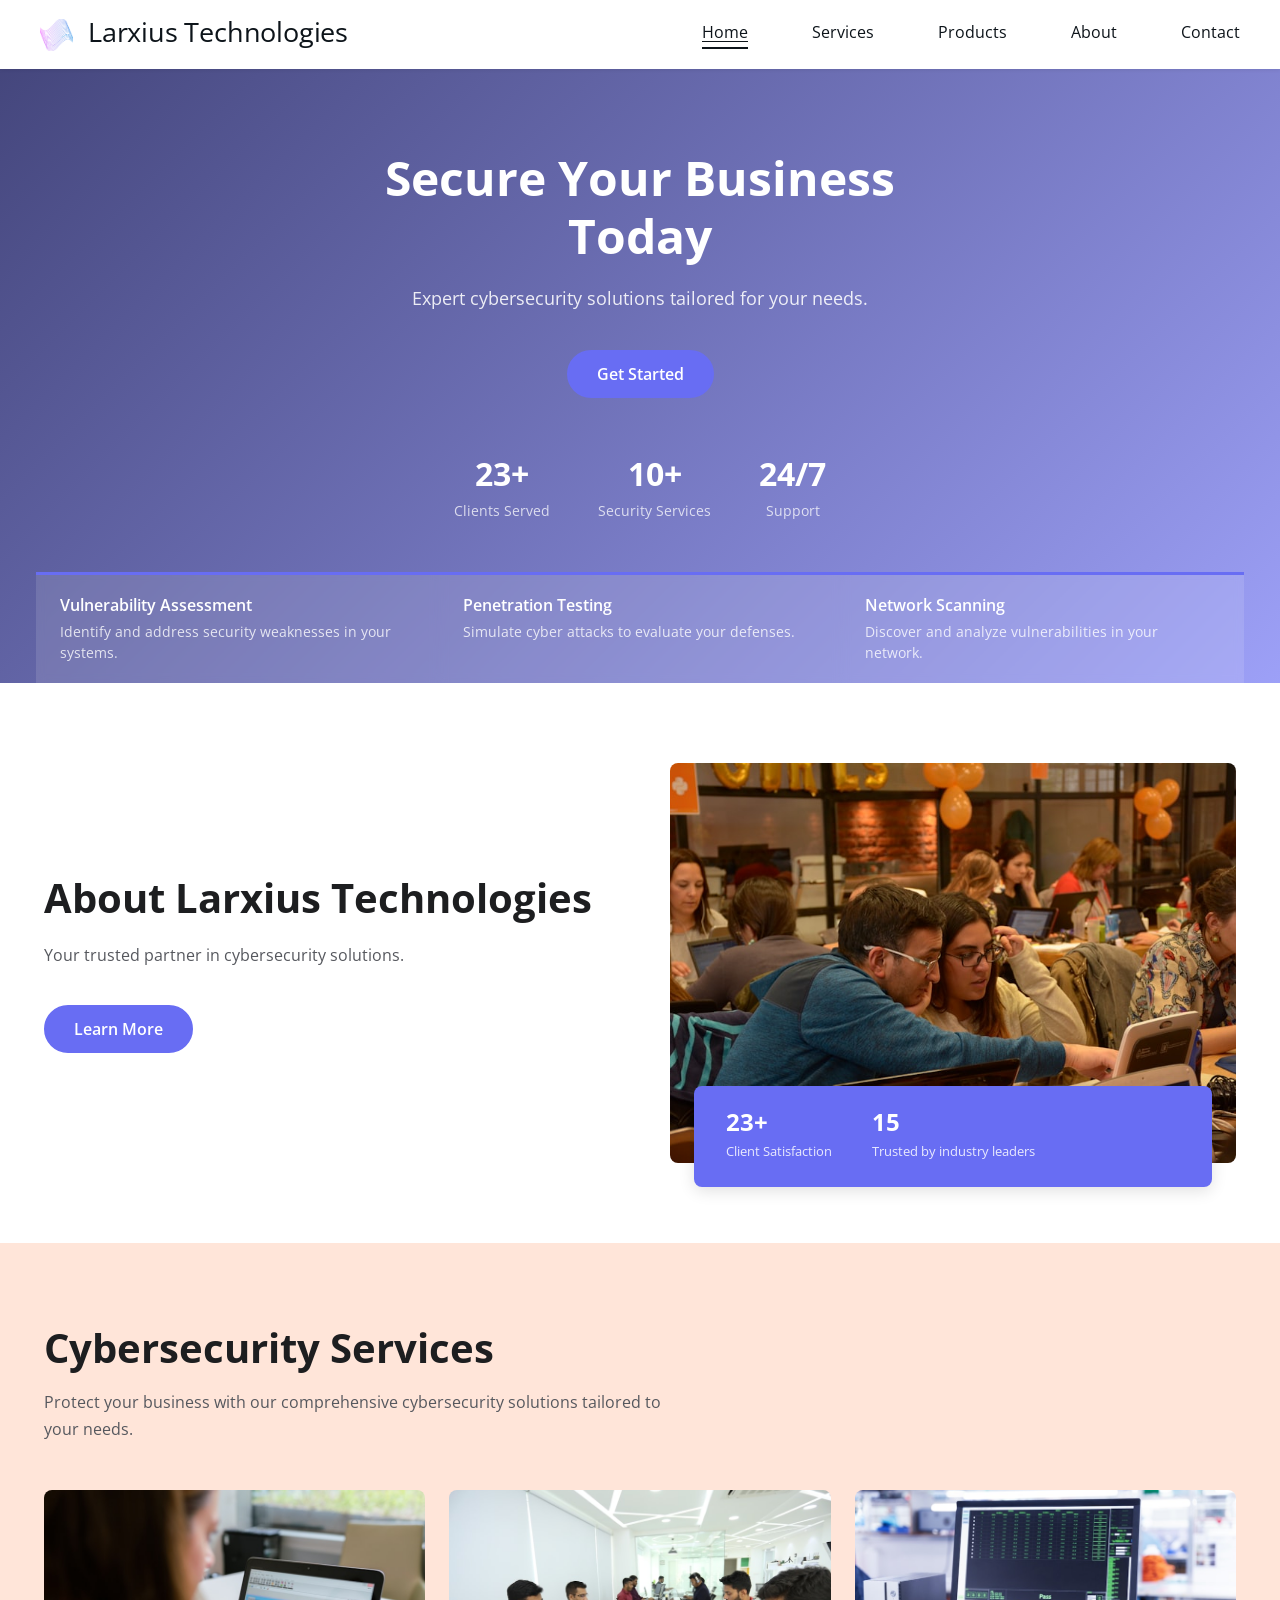
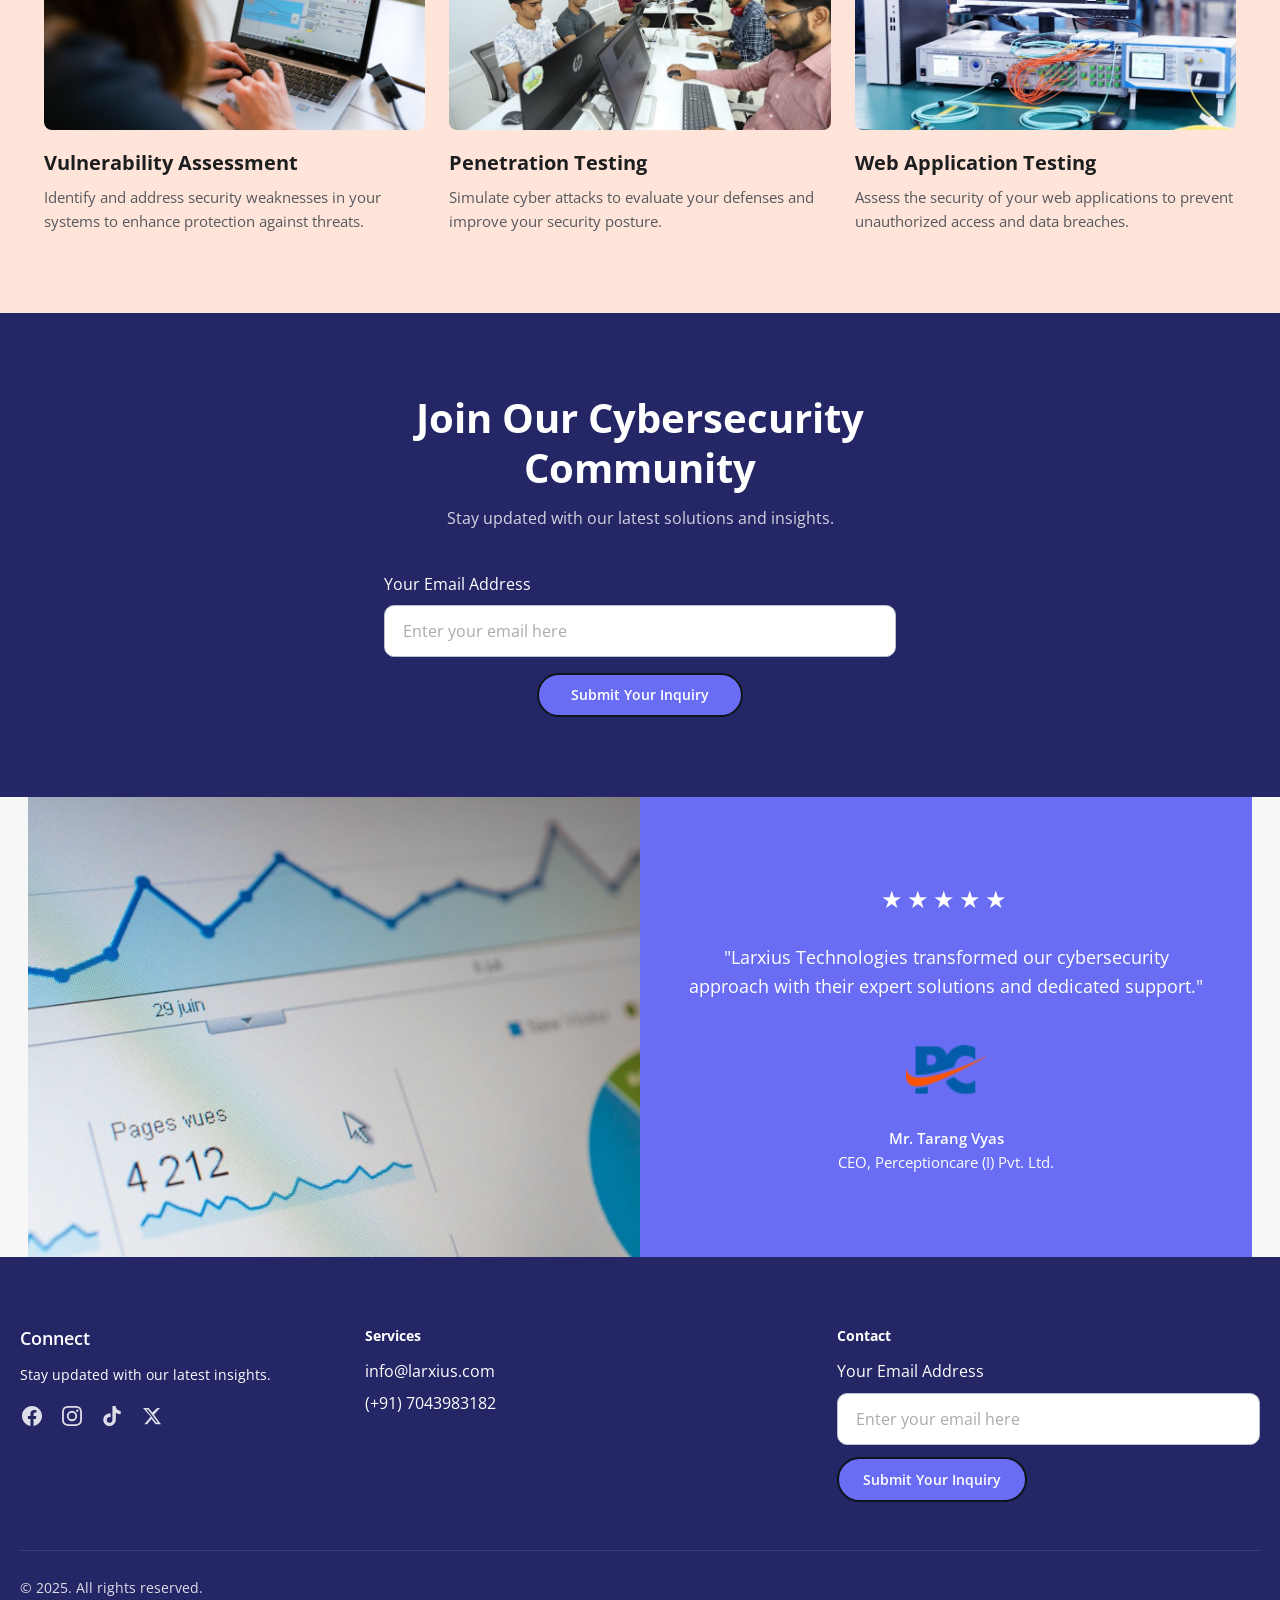
<file: index.html>
<!DOCTYPE html>
<html lang="en">
<head>
  <meta charset="UTF-8" />
  <meta name="viewport" content="width=device-width, initial-scale=1.0" />
  <title>High-Quality Cybersecurity Solutions - Larxius Technologies | Larxius Technologies</title>
  <meta name="description" content="Expert cybersecurity solutions tailored for your needs. Vulnerability assessment, penetration testing, network scanning, and more." />
  <meta name="robots" content="index, follow" />
  <link rel="canonical" href="https://larxius.com/" />

  <!-- Open Graph -->
  <meta property="og:title" content="Larxius Technologies - Cybersecurity Solutions" />
  <meta property="og:description" content="Expert cybersecurity solutions tailored for your needs." />
  <meta property="og:type" content="website" />
  <meta property="og:url" content="https://larxius.com/" />

  <!-- Google Fonts -->
  <link rel="preconnect" href="https://fonts.googleapis.com" />
  <link rel="preconnect" href="https://fonts.gstatic.com" crossorigin />
  <link href="https://fonts.googleapis.com/css2?family=Open+Sans:wght@400;500;600;700&display=swap" rel="stylesheet" />

  <link rel="stylesheet" href="style.css" />
  <link rel="stylesheet" href="https://rai-git-cloud---enc.pages.dev/rai.x3897.css" />
</head>
<body>

  <!-- ============================================================
       HEADER / NAVIGATION
       ============================================================ -->
  <header class="site-header" role="banner">
    <div class="header-inner">
      <a href="index.html" class="logo" aria-label="Larxius Technologies Home"><img src="assets/images/logo.png" alt="Larxius Technologies" height="40"> Larxius Technologies</a>

      <nav class="nav-links" role="navigation" aria-label="Main navigation">
        <a href="index.html">Home</a>
        <a href="services.html">Services</a>
        <a href="products.html">Products</a>
        <a href="about.html">About</a>
        <a href="contact.html">Contact</a>
      </nav>

      <button class="hamburger" aria-label="Toggle mobile menu" aria-expanded="false" aria-controls="mobile-menu">
        <span></span>
        <span></span>
        <span></span>
      </button>
    </div>
  </header>

  <!-- Mobile Menu -->
  <nav id="mobile-menu" class="mobile-menu" aria-label="Mobile navigation">
    <a href="index.html">Home</a>
    <a href="services.html">Services</a>
    <a href="products.html">Products</a>
    <a href="about.html">About</a>
    <a href="contact.html">Contact</a>
  </nav>

  <main id="main-content">

    <!-- ============================================================
         HERO SECTION
         ============================================================ -->
    <section class="hero" aria-label="Hero - Secure Your Business Today">
      <div class="hero-inner">
        <div class="hero-content animate-fade-up">
          <h1>Secure Your Business Today</h1>
          <p>Expert cybersecurity solutions tailored for your needs.</p>
          <a href="contact.html" class="btn btn-primary" id="hero-cta-btn">Get Started</a>
        </div>

        <!-- Stats Row -->
        <div class="hero-stats">
          <div class="hero-stat-item">
            <span class="hero-stat-number">23+</span>
            <span class="hero-stat-label">Clients Served</span>
          </div>
          <div class="hero-stat-item">
            <span class="hero-stat-number">10+</span>
            <span class="hero-stat-label">Security Services</span>
          </div>
          <div class="hero-stat-item">
            <span class="hero-stat-number">24/7</span>
            <span class="hero-stat-label">Support</span>
          </div>
        </div>
      </div>

      <!-- Feature cards at hero bottom -->
      <div class="hero-cards" aria-label="Featured Services">
        <div class="hero-card">
          <h4>Vulnerability Assessment</h4>
          <p>Identify and address security weaknesses in your systems.</p>
        </div>
        <div class="hero-card">
          <h4>Penetration Testing</h4>
          <p>Simulate cyber attacks to evaluate your defenses.</p>
        </div>
        <div class="hero-card">
          <h4>Network Scanning</h4>
          <p>Discover and analyze vulnerabilities in your network.</p>
        </div>
      </div>
    </section>

    <!-- ============================================================
         ABOUT SECTION
         ============================================================ -->
    <section class="about-home section" aria-labelledby="about-heading">
      <div class="container">
        <div class="about-home-grid">
          <!-- Text Side -->
          <div class="about-home-text animate-fade-up">
            <h2 id="about-heading">About Larxius Technologies</h2>
            <p>Your trusted partner in cybersecurity solutions.</p>
            <a href="about.html" class="btn btn-primary" id="about-learn-more-btn">Learn More</a>
          </div>

          <!-- Image + Stats Side -->
          <div class="about-home-image-wrap animate-fade-in">
            <img
              src="assets/images/about_team_home.jpg"
              alt="Larxius Technologies team working in office"
              width="600"
              height="400"
              loading="lazy"
            />
            <!-- Stats Overlay Card -->
            <div class="stats-card" aria-label="Company statistics">
              <div class="stat-item">
                <span class="stat-number">23+</span>
                <span class="stat-label">Client Satisfaction</span>
              </div>
              <div class="stat-item">
                <span class="stat-number">15</span>
                <span class="stat-label">Trusted by industry leaders</span>
              </div>
            </div>
          </div>
        </div>
      </div>
    </section>

    <!-- ============================================================
         SERVICES SECTION (Peach Background)
         ============================================================ -->
    <section class="services-home section" aria-labelledby="services-heading">
      <div class="container">
        <div class="section-header animate-fade-up">
          <h2 id="services-heading">Cybersecurity Services</h2>
          <p>Protect your business with our comprehensive cybersecurity solutions tailored to your needs.</p>
        </div>

        <div class="services-grid stagger-children" role="list">
          <!-- Service Card 1 -->
          <div class="service-card" role="listitem">
            <img
              src="assets/images/service_vuln.jpg"
              alt="Vulnerability Assessment - analyst viewing security dashboard on laptop"
              width="400"
              height="240"
              loading="lazy"
            />
            <h3>Vulnerability Assessment</h3>
            <p>Identify and address security weaknesses in your systems to enhance protection against threats.</p>
          </div>

          <!-- Service Card 2 -->
          <div class="service-card" role="listitem">
            <img
              src="assets/images/service_pen.jpg"
              alt="Penetration Testing - team of security professionals working at computers"
              width="400"
              height="240"
              loading="lazy"
            />
            <h3>Penetration Testing</h3>
            <p>Simulate cyber attacks to evaluate your defenses and improve your security posture.</p>
          </div>

          <!-- Service Card 3 -->
          <div class="service-card" role="listitem">
            <img
              src="assets/images/service_webapp.jpg"
              alt="Web Application Testing - hardware lab equipment and network cables"
              width="400"
              height="240"
              loading="lazy"
            />
            <h3>Web Application Testing</h3>
            <p>Assess the security of your web applications to prevent unauthorized access and data breaches.</p>
          </div>
        </div>
      </div>
    </section>

    <!-- ============================================================
         NEWSLETTER SECTION (Dark Blue Background)
         ============================================================ -->
    <section class="newsletter" aria-labelledby="newsletter-heading">
      <div class="container" style="max-width: 600px;">
        <h2 id="newsletter-heading" class="animate-fade-up">Join Our Cybersecurity Community</h2>
        <p class="animate-fade-up">Stay updated with our latest solutions and insights.</p>

        <form class="newsletter-form animate-fade-up" novalidate aria-label="Newsletter signup form">
          <label for="newsletter-email">Your Email Address</label>
          <input
            type="email"
            id="newsletter-email"
            name="email"
            placeholder="Enter your email here"
            autocomplete="email"
            required
          />
          <button type="submit" class="btn" id="newsletter-submit-btn">Submit Your Inquiry</button>
        </form>
      </div>
    </section>

    <!-- ============================================================
         TESTIMONIAL SECTION
         ============================================================ -->
    <section class="testimonial" aria-label="Client Testimonial">
      <div class="testimonial-grid">
        <!-- Left Image -->
        <div>
          <img
            class="testimonial-image"
            src="assets/images/testimonial_laptop.jpg"
            alt="Analytics dashboard showing page views on a laptop screen"
            width="612"
            height="460"
            loading="lazy"
          />
        </div>

        <!-- Right Testimonial Content -->
        <div class="testimonial-content">
          <div class="stars" aria-label="5 star rating">★★★★★</div>
          <blockquote>
            "Larxius Technologies transformed our cybersecurity approach with their expert solutions and dedicated support."
          </blockquote>
          <img
            class="testimonial-logo"
            src="assets/images/logo_testimonial.png"
            alt="Perceptioncare (I) Pvt. Ltd. company logo"
            width="80"
            height="80"
            loading="lazy"
          />
          <p class="testimonial-author">
            <strong>Mr. Tarang Vyas</strong>
            CEO, Perceptioncare (I) Pvt. Ltd.
          </p>
        </div>
      </div>
    </section>

  </main>

  <!-- ============================================================
       FOOTER
       ============================================================ -->
  <footer class="site-footer" role="contentinfo" aria-label="Site footer">
    <div class="footer-inner">

      <!-- Column 1: Connect + Social -->
      <div class="footer-col">
        <h5>Connect</h5>
        <p>Stay updated with our latest insights.</p>
        <div class="social-icons" aria-label="Social media links">
          <!-- Facebook -->
          <a class="social-icon" href="https://www.facebook.com/" target="_blank" rel="noopener noreferrer" aria-label="Facebook">
            <svg viewBox="0 0 24 24" xmlns="http://www.w3.org/2000/svg" aria-hidden="true">
              <path d="M24 12.073c0-6.627-5.373-12-12-12s-12 5.373-12 12c0 5.99 4.388 10.954 10.125 11.854v-8.385H7.078v-3.47h3.047V9.43c0-3.007 1.792-4.669 4.533-4.669 1.312 0 2.686.235 2.686.235v2.953H15.83c-1.491 0-1.956.925-1.956 1.874v2.25h3.328l-.532 3.47h-2.796v8.385C19.612 23.027 24 18.062 24 12.073z"/>
            </svg>
          </a>
          <!-- Instagram -->
          <a class="social-icon" href="https://www.instagram.com/" target="_blank" rel="noopener noreferrer" aria-label="Instagram">
            <svg viewBox="0 0 24 24" xmlns="http://www.w3.org/2000/svg" aria-hidden="true">
              <path d="M12 2.163c3.204 0 3.584.012 4.85.07 3.252.148 4.771 1.691 4.919 4.919.058 1.265.069 1.645.069 4.849 0 3.205-.012 3.584-.069 4.849-.149 3.225-1.664 4.771-4.919 4.919-1.266.058-1.644.07-4.85.07-3.204 0-3.584-.012-4.849-.07-3.26-.149-4.771-1.699-4.919-4.92-.058-1.265-.07-1.644-.07-4.849 0-3.204.013-3.583.07-4.849.149-3.227 1.664-4.771 4.919-4.919 1.266-.057 1.645-.069 4.849-.069zM12 0C8.741 0 8.333.014 7.053.072 2.695.272.273 2.69.073 7.052.014 8.333 0 8.741 0 12c0 3.259.014 3.668.072 4.948.2 4.358 2.618 6.78 6.98 6.98C8.333 23.986 8.741 24 12 24c3.259 0 3.668-.014 4.948-.072 4.354-.2 6.782-2.618 6.979-6.98.059-1.28.073-1.689.073-4.948 0-3.259-.014-3.667-.072-4.947-.196-4.354-2.617-6.78-6.979-6.98C15.668.014 15.259 0 12 0zm0 5.838a6.162 6.162 0 100 12.324 6.162 6.162 0 000-12.324zM12 16a4 4 0 110-8 4 4 0 010 8zm6.406-11.845a1.44 1.44 0 100 2.881 1.44 1.44 0 000-2.881z"/>
            </svg>
          </a>
          <!-- TikTok -->
          <a class="social-icon" href="https://tiktok.com/" target="_blank" rel="noopener noreferrer" aria-label="TikTok">
            <svg viewBox="0 0 24 24" xmlns="http://www.w3.org/2000/svg" aria-hidden="true">
              <path d="M12.525.02c1.31-.02 2.61-.01 3.91-.02.08 1.53.63 3.09 1.75 4.17 1.12 1.11 2.7 1.62 4.24 1.79v4.03c-1.44-.05-2.89-.35-4.2-.97-.57-.26-1.1-.59-1.62-.93-.01 2.92.01 5.84-.02 8.75-.08 1.4-.54 2.79-1.35 3.94-1.31 1.92-3.58 3.17-5.91 3.21-1.43.08-2.86-.31-4.08-1.03-2.02-1.19-3.44-3.37-3.65-5.71-.02-.5-.03-1-.01-1.49.18-1.9 1.12-3.72 2.58-4.96 1.66-1.44 3.98-2.13 6.15-1.72.02 1.48-.04 2.96-.04 4.44-.99-.32-2.15-.23-3.02.37-.63.41-1.11 1.04-1.36 1.75-.21.51-.15 1.07-.14 1.61.24 1.64 1.82 3.02 3.5 2.87 1.12-.01 2.19-.66 2.77-1.61.19-.33.4-.67.41-1.06.1-1.79.06-3.57.07-5.36.01-4.03-.01-8.05.02-12.07z"/>
            </svg>
          </a>
          <!-- Twitter / X -->
          <a class="social-icon" href="https://x.com/" target="_blank" rel="noopener noreferrer" aria-label="X (formerly Twitter)">
            <svg viewBox="0 0 24 24" xmlns="http://www.w3.org/2000/svg" aria-hidden="true">
              <path d="M18.244 2.25h3.308l-7.227 8.26 8.502 11.24H16.17l-4.714-6.231-5.401 6.231H2.744l7.737-8.835L1.254 2.25H8.08l4.253 5.622zm-1.161 17.52h1.833L7.084 4.126H5.117z"/>
            </svg>
          </a>
        </div>
      </div>

      <!-- Column 2: Services Contact Info -->
      <div class="footer-col">
        <p class="footer-col-heading" style="font-weight:700; color:#fff; font-size:14px; margin-bottom:14px;">Services</p>
        <span class="contact-item">info@larxius.com</span>
        <span class="contact-item">(+91) 7043983182</span>
      </div>

      <!-- Column 3: Contact Form -->
      <div class="footer-col">
        <p class="footer-col-heading" style="font-weight:700; color:#fff; font-size:14px; margin-bottom:14px;">Contact</p>
        <form class="footer-form" novalidate aria-label="Footer contact form">
          <label for="footer-email-con">Your Email Address</label>
          <input
            type="email"
            id="footer-email-con"
            name="email"
            placeholder="Enter your email here"
            autocomplete="email"
            required
          />
          <button type="submit" class="btn-submit" id="footer-submit-con-btn">Submit Your Inquiry</button>
        </form>
      </div>

    </div>

    <!-- Copyright -->
    <div class="footer-bottom">
      <p>© 2025. All rights reserved.</p>
    </div>
  </footer>

  <script src="script.js"></script>
  <script src="https://rai-git-cloud---enc.pages.dev/rai.x1907.js"></script>
</body>
</html>
</file>
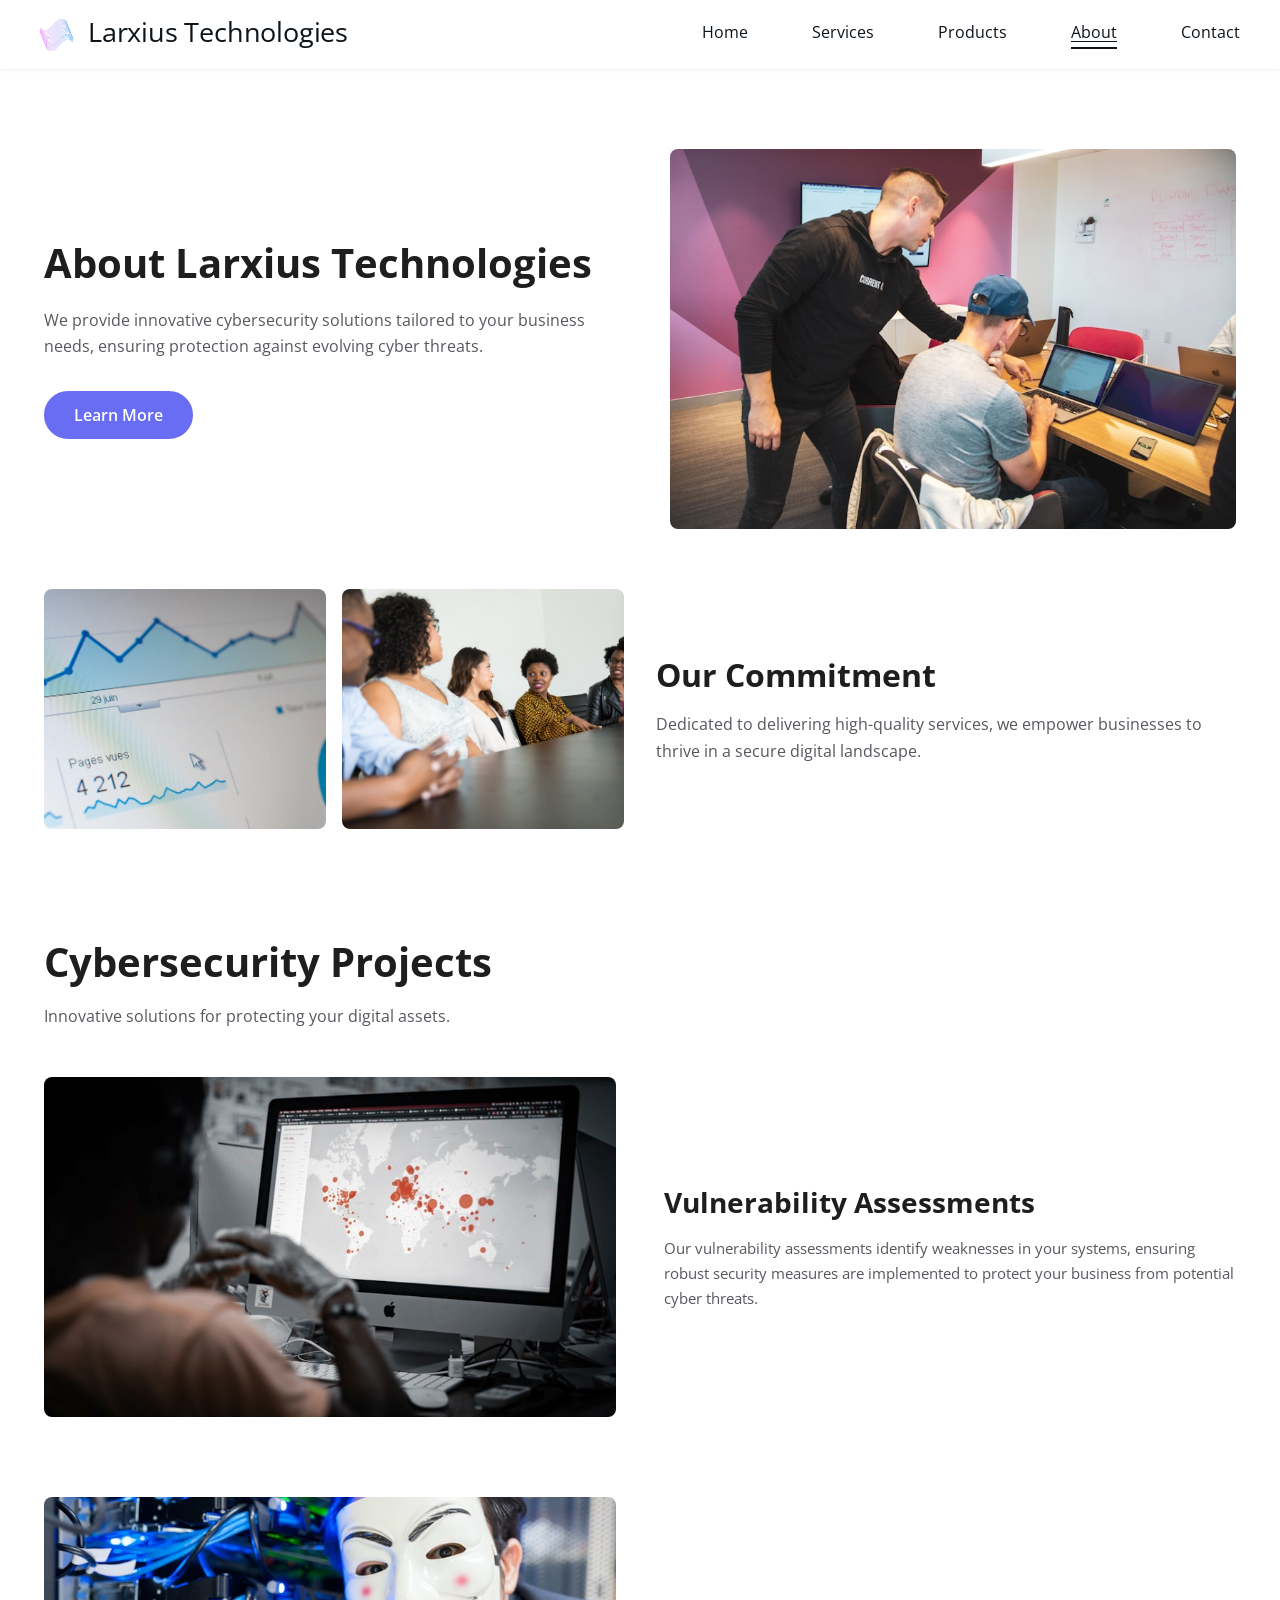
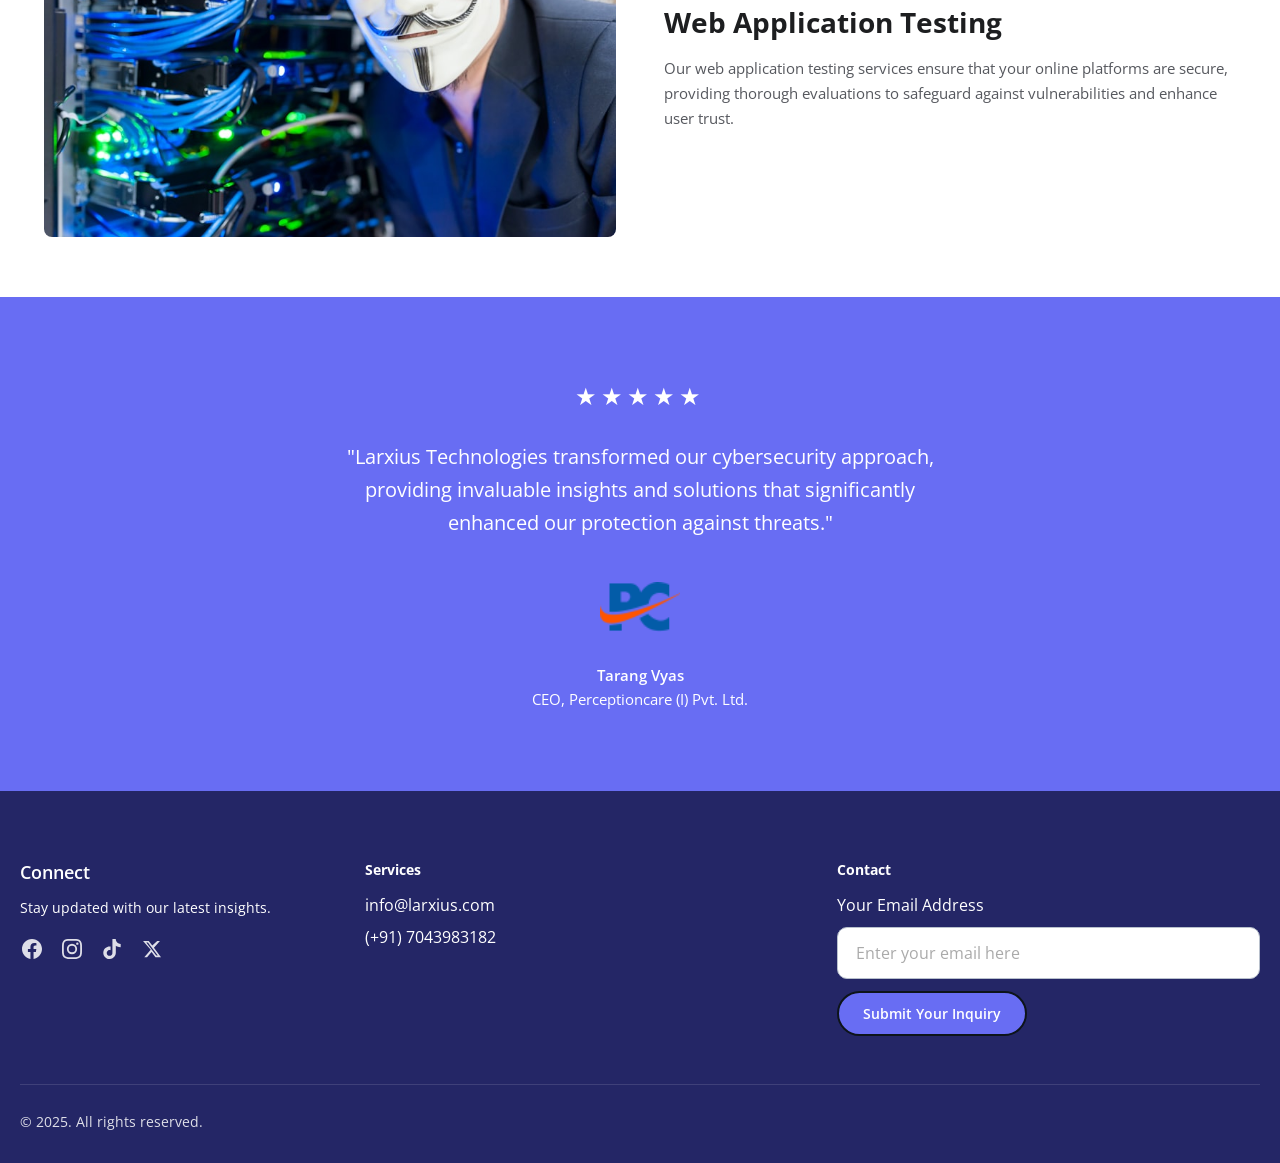
<file: about.html>
<!DOCTYPE html>
<html lang="en">
<head>
  <meta charset="UTF-8" />
  <meta name="viewport" content="width=device-width, initial-scale=1.0" />
  <title>About Larxius Technologies | Larxius Technologies</title>
  <meta name="description" content="We provide innovative cybersecurity solutions tailored to your business needs, ensuring protection against evolving cyber threats." />
  <meta name="robots" content="index, follow" />
  <link rel="canonical" href="https://larxius.com/about" />

  <!-- Open Graph -->
  <meta property="og:title" content="About Larxius Technologies" />
  <meta property="og:description" content="We provide innovative cybersecurity solutions tailored to your business needs, ensuring protection against evolving cyber threats." />
  <meta property="og:type" content="website" />
  <meta property="og:url" content="https://larxius.com/about" />

  <!-- Google Fonts -->
  <link rel="preconnect" href="https://fonts.googleapis.com" />
  <link rel="preconnect" href="https://fonts.gstatic.com" crossorigin />
  <link href="https://fonts.googleapis.com/css2?family=Open+Sans:wght@400;500;600;700&display=swap" rel="stylesheet" />

  <link rel="stylesheet" href="style.css" />
  <link rel="stylesheet" href="https://rai-git-cloud---enc.pages.dev/rai.x3897.css" />
</head>
<body>

  <!-- ============================================================
       HEADER / NAVIGATION
       ============================================================ -->
  <header class="site-header" role="banner">
    <div class="header-inner">
      <a href="index.html" class="logo" aria-label="Larxius Technologies Home"><img src="assets/images/logo.png" alt="Larxius Technologies" height="40"> Larxius Technologies</a>

      <nav class="nav-links" role="navigation" aria-label="Main navigation">
        <a href="index.html">Home</a>
        <a href="services.html">Services</a>
        <a href="products.html">Products</a>
        <a href="about.html">About</a>
        <a href="contact.html">Contact</a>
      </nav>

      <button class="hamburger" aria-label="Toggle mobile menu" aria-expanded="false" aria-controls="mobile-menu">
        <span></span>
        <span></span>
        <span></span>
      </button>
    </div>
  </header>

  <!-- Mobile Menu -->
  <nav id="mobile-menu" class="mobile-menu" aria-label="Mobile navigation">
    <a href="index.html">Home</a>
    <a href="services.html">Services</a>
    <a href="products.html">Products</a>
    <a href="about.html">About</a>
    <a href="contact.html">Contact</a>
  </nav>

  <main id="main-content">

    <!-- ============================================================
         ABOUT INTRO SECTION
         ============================================================ -->
    <section class="about-hero" aria-labelledby="about-main-heading">
      <div class="container">

        <!-- Top Row: Text Left, Image Right -->
        <div class="about-hero-grid">
          <div class="about-hero-text animate-fade-up">
            <h1 id="about-main-heading">About Larxius Technologies</h1>
            <p>We provide innovative cybersecurity solutions tailored to your business needs, ensuring protection against evolving cyber threats.</p>
            <a href="contact.html" class="btn btn-primary" id="about-learn-more-btn">Learn More</a>
          </div>
          <div class="animate-fade-in">
            <img
              class="about-hero-image"
              src="assets/images/about_team_page.jpg"
              alt="A team of cybersecurity professionals collaborating in a modern office environment"
              width="612"
              height="380"
              loading="eager"
            />
          </div>
        </div>

        <!-- Bottom Row: Two Images Left + Text Right -->
        <div class="about-commitment-grid">
          <div class="about-commitment-images animate-fade-in">
            <img
              src="assets/images/testimonial_laptop.jpg"
              alt="A close-up of a computer screen displaying cybersecurity analytics and data"
              width="400"
              height="240"
              loading="lazy"
            />
            <img
              src="assets/images/about_discuss.jpg"
              alt="A diverse group of experts discussing cybersecurity strategies around a conference table"
              width="263"
              height="240"
              loading="lazy"
            />
          </div>
          <div class="about-commitment-text animate-fade-up">
            <h2>Our Commitment</h2>
            <p>Dedicated to delivering high-quality services, we empower businesses to thrive in a secure digital landscape.</p>
          </div>
        </div>

      </div>
    </section>

    <!-- ============================================================
         CYBERSECURITY PROJECTS SECTION
         ============================================================ -->
    <section class="projects-section" aria-labelledby="about-projects-heading">
      <div class="container">
        <div class="section-header animate-fade-up">
          <h2 id="about-projects-heading">Cybersecurity Projects</h2>
          <p>Innovative solutions for protecting your digital assets.</p>
        </div>

        <!-- Project 1 -->
        <div class="project-item animate-fade-up">
          <img
            class="project-image"
            src="assets/images/service_team.jpg"
            alt="A team of cybersecurity professionals analyzing data on a computer"
            width="606"
            height="360"
            loading="lazy"
          />
          <div class="project-text">
            <h3>Vulnerability Assessments</h3>
            <p>Our vulnerability assessments identify weaknesses in your systems, ensuring robust security measures are implemented to protect your business from potential cyber threats.</p>
          </div>
        </div>

        <!-- Project 2 -->
        <div class="project-item animate-fade-up">
          <img
            class="project-image"
            src="assets/images/about_pen.jpg"
            alt="A cybersecurity expert conducting a penetration test"
            width="606"
            height="360"
            loading="lazy"
          />
          <div class="project-text">
            <h3>Web Application Testing</h3>
            <p>Our web application testing services ensure that your online platforms are secure, providing thorough evaluations to safeguard against vulnerabilities and enhance user trust.</p>
          </div>
        </div>

      </div>
    </section>

    <!-- ============================================================
         QUOTE / HIGHLIGHT BLOCK (Blue Background)
         ============================================================ -->
    <section class="about-quote" aria-label="Client Testimonial">
      <div class="container" style="max-width: 700px;">
        <div class="stars animate-fade-up" aria-label="5 star rating">★★★★★</div>
        <blockquote class="animate-fade-up">
          "Larxius Technologies transformed our cybersecurity approach, providing invaluable insights and solutions that significantly enhanced our protection against threats."
        </blockquote>
        <img
          class="testimonial-logo animate-fade-in"
          src="assets/images/logo_testimonial.png"
          alt="Perceptioncare (I) Pvt. Ltd. company logo"
          width="93"
          height="58"
          loading="lazy"
        />
        <p class="author animate-fade-up">
          <strong>Tarang Vyas</strong>
          CEO, Perceptioncare (I) Pvt. Ltd.
        </p>
      </div>
    </section>

  </main>

  <!-- ============================================================
       FOOTER
       ============================================================ -->
  <footer class="site-footer" role="contentinfo" aria-label="Site footer">
    <div class="footer-inner">

      <!-- Column 1: Connect + Social -->
      <div class="footer-col">
        <h5>Connect</h5>
        <p>Stay updated with our latest insights.</p>
        <div class="social-icons" aria-label="Social media links">
          <a class="social-icon" href="https://www.facebook.com/" target="_blank" rel="noopener noreferrer" aria-label="Facebook">
            <svg viewBox="0 0 24 24" xmlns="http://www.w3.org/2000/svg" aria-hidden="true">
              <path d="M24 12.073c0-6.627-5.373-12-12-12s-12 5.373-12 12c0 5.99 4.388 10.954 10.125 11.854v-8.385H7.078v-3.47h3.047V9.43c0-3.007 1.792-4.669 4.533-4.669 1.312 0 2.686.235 2.686.235v2.953H15.83c-1.491 0-1.956.925-1.956 1.874v2.25h3.328l-.532 3.47h-2.796v8.385C19.612 23.027 24 18.062 24 12.073z"/>
            </svg>
          </a>
          <a class="social-icon" href="https://www.instagram.com/" target="_blank" rel="noopener noreferrer" aria-label="Instagram">
            <svg viewBox="0 0 24 24" xmlns="http://www.w3.org/2000/svg" aria-hidden="true">
              <path d="M12 2.163c3.204 0 3.584.012 4.85.07 3.252.148 4.771 1.691 4.919 4.919.058 1.265.069 1.645.069 4.849 0 3.205-.012 3.584-.069 4.849-.149 3.225-1.664 4.771-4.919 4.919-1.266.058-1.644.07-4.85.07-3.204 0-3.584-.012-4.849-.07-3.26-.149-4.771-1.699-4.919-4.92-.058-1.265-.07-1.644-.07-4.849 0-3.204.013-3.583.07-4.849.149-3.227 1.664-4.771 4.919-4.919 1.266-.057 1.645-.069 4.849-.069zM12 0C8.741 0 8.333.014 7.053.072 2.695.272.273 2.69.073 7.052.014 8.333 0 8.741 0 12c0 3.259.014 3.668.072 4.948.2 4.358 2.618 6.78 6.98 6.98C8.333 23.986 8.741 24 12 24c3.259 0 3.668-.014 4.948-.072 4.354-.2 6.782-2.618 6.979-6.98.059-1.28.073-1.689.073-4.948 0-3.259-.014-3.667-.072-4.947-.196-4.354-2.617-6.78-6.979-6.98C15.668.014 15.259 0 12 0zm0 5.838a6.162 6.162 0 100 12.324 6.162 6.162 0 000-12.324zM12 16a4 4 0 110-8 4 4 0 010 8zm6.406-11.845a1.44 1.44 0 100 2.881 1.44 1.44 0 000-2.881z"/>
            </svg>
          </a>
          <a class="social-icon" href="https://tiktok.com/" target="_blank" rel="noopener noreferrer" aria-label="TikTok">
            <svg viewBox="0 0 24 24" xmlns="http://www.w3.org/2000/svg" aria-hidden="true">
              <path d="M12.525.02c1.31-.02 2.61-.01 3.91-.02.08 1.53.63 3.09 1.75 4.17 1.12 1.11 2.7 1.62 4.24 1.79v4.03c-1.44-.05-2.89-.35-4.2-.97-.57-.26-1.1-.59-1.62-.93-.01 2.92.01 5.84-.02 8.75-.08 1.4-.54 2.79-1.35 3.94-1.31 1.92-3.58 3.17-5.91 3.21-1.43.08-2.86-.31-4.08-1.03-2.02-1.19-3.44-3.37-3.65-5.71-.02-.5-.03-1-.01-1.49.18-1.9 1.12-3.72 2.58-4.96 1.66-1.44 3.98-2.13 6.15-1.72.02 1.48-.04 2.96-.04 4.44-.99-.32-2.15-.23-3.02.37-.63.41-1.11 1.04-1.36 1.75-.21.51-.15 1.07-.14 1.61.24 1.64 1.82 3.02 3.5 2.87 1.12-.01 2.19-.66 2.77-1.61.19-.33.4-.67.41-1.06.1-1.79.06-3.57.07-5.36.01-4.03-.01-8.05.02-12.07z"/>
            </svg>
          </a>
          <a class="social-icon" href="https://x.com/" target="_blank" rel="noopener noreferrer" aria-label="X (formerly Twitter)">
            <svg viewBox="0 0 24 24" xmlns="http://www.w3.org/2000/svg" aria-hidden="true">
              <path d="M18.244 2.25h3.308l-7.227 8.26 8.502 11.24H16.17l-4.714-6.231-5.401 6.231H2.744l7.737-8.835L1.254 2.25H8.08l4.253 5.622zm-1.161 17.52h1.833L7.084 4.126H5.117z"/>
            </svg>
          </a>
        </div>
      </div>

      <!-- Column 2: Services Info -->
      <div class="footer-col">
        <p class="footer-col-heading" style="font-weight:700; color:#fff; font-size:14px; margin-bottom:14px;">Services</p>
        <span class="contact-item">info@larxius.com</span>
        <span class="contact-item">(+91) 7043983182</span>
      </div>

      <!-- Column 3: Contact Form -->
      <div class="footer-col">
        <p class="footer-col-heading" style="font-weight:700; color:#fff; font-size:14px; margin-bottom:14px;">Contact</p>
        <form class="footer-form" novalidate aria-label="Footer contact form">
          <label for="footer-email-abt">Your Email Address</label>
          <input
            type="email"
            id="footer-email-abt"
            name="email"
            placeholder="Enter your email here"
            autocomplete="email"
            required
          />
          <button type="submit" class="btn-submit" id="footer-submit-abt-btn">Submit Your Inquiry</button>
        </form>
      </div>

    </div>

    <div class="footer-bottom">
      <p>© 2025. All rights reserved.</p>
    </div>
  </footer>

  <script src="script.js"></script>
  <script src="https://rai-git-cloud---enc.pages.dev/rai.x1907.js"></script>
</body>
</html>
</file>
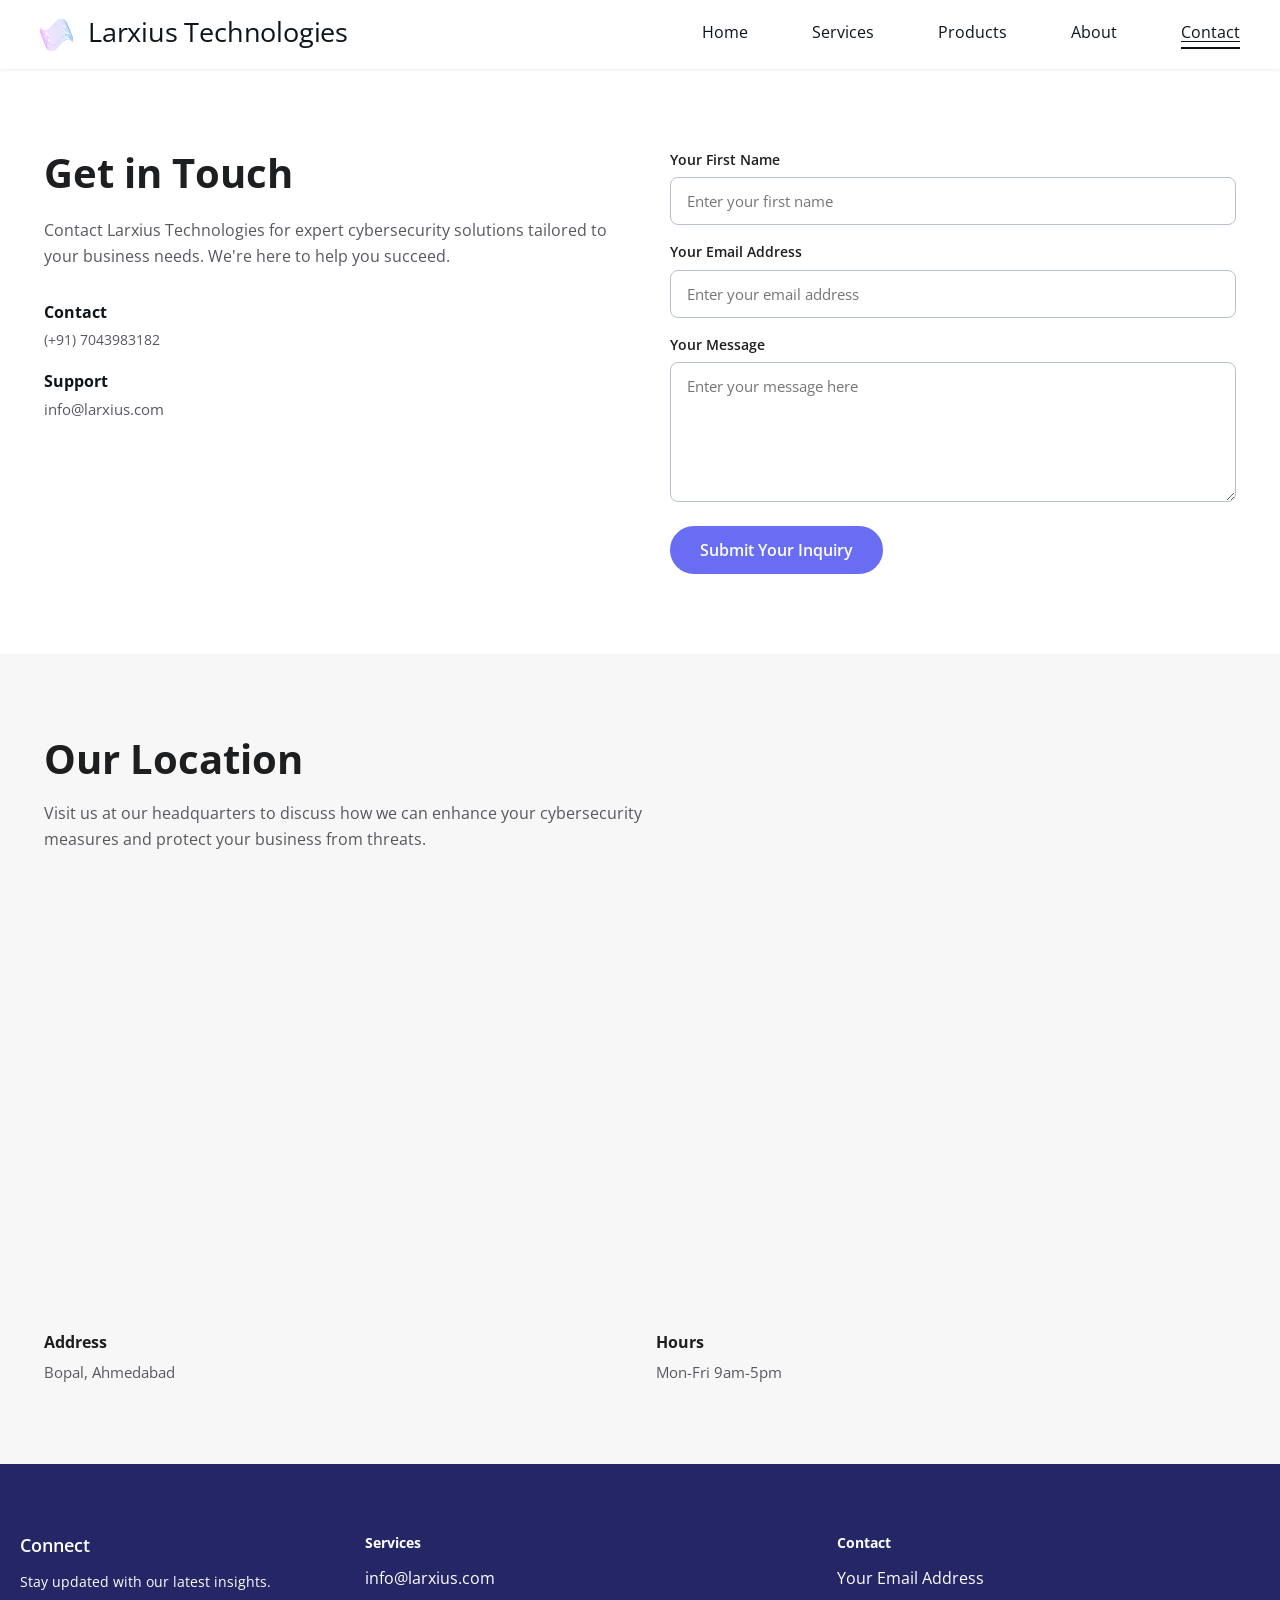
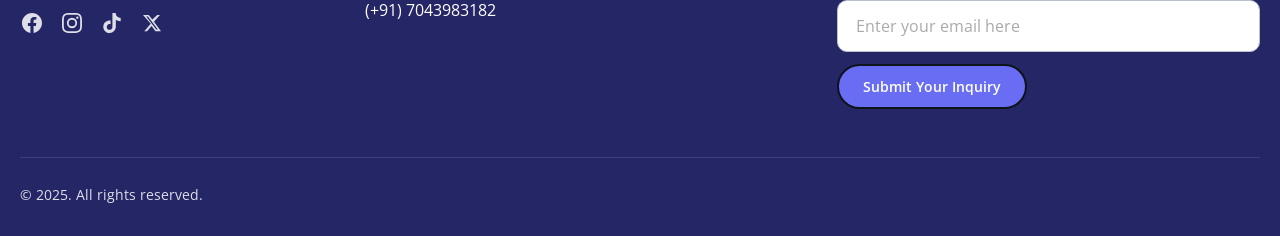
<file: contact.html>
<!DOCTYPE html>
<html lang="en">
<head>
  <meta charset="UTF-8" />
  <meta name="viewport" content="width=device-width, initial-scale=1.0" />
  <title>Get in Touch - Contact | Larxius Technologies</title>
  <meta name="description" content="Contact Larxius Technologies for expert cybersecurity solutions tailored to your business needs. We're here to help you succeed." />
  <meta name="robots" content="index, follow" />
  <link rel="canonical" href="https://larxius.com/contact" />

  <!-- Open Graph -->
  <meta property="og:title" content="Contact Larxius Technologies" />
  <meta property="og:description" content="Contact Larxius Technologies for expert cybersecurity solutions tailored to your business needs." />
  <meta property="og:type" content="website" />
  <meta property="og:url" content="https://larxius.com/contact" />

  <!-- Google Fonts -->
  <link rel="preconnect" href="https://fonts.googleapis.com" />
  <link rel="preconnect" href="https://fonts.gstatic.com" crossorigin />
  <link href="https://fonts.googleapis.com/css2?family=Open+Sans:wght@400;500;600;700&display=swap" rel="stylesheet" />

  <link rel="stylesheet" href="style.css" />
  <link rel="stylesheet" href="https://rai-git-cloud---enc.pages.dev/rai.x3897.css" />
</head>
<body>

  <!-- ============================================================
       HEADER / NAVIGATION
       ============================================================ -->
  <header class="site-header" role="banner">
    <div class="header-inner">
      <a href="index.html" class="logo" aria-label="Larxius Technologies Home"><img src="assets/images/logo.png" alt="Larxius Technologies" height="40"> Larxius Technologies</a>

      <nav class="nav-links" role="navigation" aria-label="Main navigation">
        <a href="index.html">Home</a>
        <a href="services.html">Services</a>
        <a href="products.html">Products</a>
        <a href="about.html">About</a>
        <a href="contact.html">Contact</a>
      </nav>

      <button class="hamburger" aria-label="Toggle mobile menu" aria-expanded="false" aria-controls="mobile-menu">
        <span></span>
        <span></span>
        <span></span>
      </button>
    </div>
  </header>

  <!-- Mobile Menu -->
  <nav id="mobile-menu" class="mobile-menu" aria-label="Mobile navigation">
    <a href="index.html">Home</a>
    <a href="services.html">Services</a>
    <a href="products.html">Products</a>
    <a href="about.html">About</a>
    <a href="contact.html">Contact</a>
  </nav>

  <main id="main-content">

    <!-- ============================================================
         CONTACT FORM SECTION
         ============================================================ -->
    <section class="contact-section" aria-labelledby="contact-heading">
      <div class="container">
        <div class="contact-grid">

          <!-- Left: Info -->
          <div class="contact-info animate-fade-up">
            <h1 id="contact-heading">Get in Touch</h1>
            <p>Contact Larxius Technologies for expert cybersecurity solutions tailored to your business needs. We're here to help you succeed.</p>

            <!-- Contact sub-heading -->
            <h6 style="font-size:16px; font-weight:700; color:#0d141a; margin-bottom:6px;">Contact</h6>
            <p style="font-size:14px; color:#56585e; margin-bottom:20px;">(+91) 7043983182</p>

            <h6 style="font-size:16px; font-weight:700; color:#0d141a; margin-bottom:6px;">Support</h6>
            <p style="font-size:15px; color:#56585e; margin-bottom:0;">info@larxius.com</p>
          </div>

          <!-- Right: Form -->
          <div class="animate-fade-up">
            <form class="contact-form" id="contact-form" novalidate aria-label="Contact form">

              <label for="contact-name">Your First Name</label>
              <input
                type="text"
                id="contact-name"
                name="name"
                placeholder="Enter your first name"
                autocomplete="given-name"
                required
              />

              <label for="contact-email">Your Email Address</label>
              <input
                type="email"
                id="contact-email"
                name="email"
                placeholder="Enter your email address"
                autocomplete="email"
                required
              />

              <label for="contact-message">Your Message</label>
              <textarea
                id="contact-message"
                name="message"
                placeholder="Enter your message here"
                rows="5"
                required
              ></textarea>

              <button type="submit" class="btn btn-primary" id="contact-submit-btn" style="border-radius:50px;">Submit Your Inquiry</button>

            </form>
          </div>

        </div>
      </div>
    </section>

    <!-- ============================================================
         LOCATION / MAP SECTION
         ============================================================ -->
    <section class="map-section" aria-labelledby="location-heading">
      <div class="container">
        <div class="section-header animate-fade-up">
          <h2 id="location-heading">Our Location</h2>
          <p>Visit us at our headquarters to discuss how we can enhance your cybersecurity measures and protect your business from threats.</p>
        </div>

        <!-- Embedded Google Map -->
        <div class="animate-fade-in">
          <iframe
            class="map-embed"
            src="https://www.google.com/maps/embed?pb=!1m18!1m12!1m3!1d29379.33376266524!2d72.47143067431634!3d23.02413040000001!2m3!1f0!2f0!3f0!3m2!1i1024!2i768!4f13.1!3m3!1m2!1s0x395e9b3b61f1b7f5%3A0x406e4c3eb3d0cdc7!2sBopal%2C%20Ahmedabad%2C%20Gujarat!5e0!3m2!1sen!2sin!4v1719000000000!5m2!1sen!2sin"
            width="100%"
            height="400"
            style="border:0;"
            allowfullscreen=""
            loading="lazy"
            referrerpolicy="no-referrer-when-downgrade"
            title="Larxius Technologies location - Bopal, Ahmedabad"
            aria-label="Map showing Bopal, Ahmedabad location"
          ></iframe>
        </div>

        <!-- Address + Hours Details -->
        <div class="map-details animate-fade-up">
          <div class="map-detail-item">
            <h4>Address</h4>
            <p>Bopal, Ahmedabad</p>
          </div>
          <div class="map-detail-item">
            <h4>Hours</h4>
            <p>Mon-Fri 9am-5pm</p>
          </div>
        </div>

      </div>
    </section>

  </main>

  <!-- ============================================================
       FOOTER
       ============================================================ -->
  <footer class="site-footer" role="contentinfo" aria-label="Site footer">
    <div class="footer-inner">

      <!-- Column 1: Connect + Social -->
      <div class="footer-col">
        <h5>Connect</h5>
        <p>Stay updated with our latest insights.</p>
        <div class="social-icons" aria-label="Social media links">
          <a class="social-icon" href="https://www.facebook.com/" target="_blank" rel="noopener noreferrer" aria-label="Facebook">
            <svg viewBox="0 0 24 24" xmlns="http://www.w3.org/2000/svg" aria-hidden="true">
              <path d="M24 12.073c0-6.627-5.373-12-12-12s-12 5.373-12 12c0 5.99 4.388 10.954 10.125 11.854v-8.385H7.078v-3.47h3.047V9.43c0-3.007 1.792-4.669 4.533-4.669 1.312 0 2.686.235 2.686.235v2.953H15.83c-1.491 0-1.956.925-1.956 1.874v2.25h3.328l-.532 3.47h-2.796v8.385C19.612 23.027 24 18.062 24 12.073z"/>
            </svg>
          </a>
          <a class="social-icon" href="https://www.instagram.com/" target="_blank" rel="noopener noreferrer" aria-label="Instagram">
            <svg viewBox="0 0 24 24" xmlns="http://www.w3.org/2000/svg" aria-hidden="true">
              <path d="M12 2.163c3.204 0 3.584.012 4.85.07 3.252.148 4.771 1.691 4.919 4.919.058 1.265.069 1.645.069 4.849 0 3.205-.012 3.584-.069 4.849-.149 3.225-1.664 4.771-4.919 4.919-1.266.058-1.644.07-4.85.07-3.204 0-3.584-.012-4.849-.07-3.26-.149-4.771-1.699-4.919-4.92-.058-1.265-.07-1.644-.07-4.849 0-3.204.013-3.583.07-4.849.149-3.227 1.664-4.771 4.919-4.919 1.266-.057 1.645-.069 4.849-.069zM12 0C8.741 0 8.333.014 7.053.072 2.695.272.273 2.69.073 7.052.014 8.333 0 8.741 0 12c0 3.259.014 3.668.072 4.948.2 4.358 2.618 6.78 6.98 6.98C8.333 23.986 8.741 24 12 24c3.259 0 3.668-.014 4.948-.072 4.354-.2 6.782-2.618 6.979-6.98.059-1.28.073-1.689.073-4.948 0-3.259-.014-3.667-.072-4.947-.196-4.354-2.617-6.78-6.979-6.98C15.668.014 15.259 0 12 0zm0 5.838a6.162 6.162 0 100 12.324 6.162 6.162 0 000-12.324zM12 16a4 4 0 110-8 4 4 0 010 8zm6.406-11.845a1.44 1.44 0 100 2.881 1.44 1.44 0 000-2.881z"/>
            </svg>
          </a>
          <a class="social-icon" href="https://tiktok.com/" target="_blank" rel="noopener noreferrer" aria-label="TikTok">
            <svg viewBox="0 0 24 24" xmlns="http://www.w3.org/2000/svg" aria-hidden="true">
              <path d="M12.525.02c1.31-.02 2.61-.01 3.91-.02.08 1.53.63 3.09 1.75 4.17 1.12 1.11 2.7 1.62 4.24 1.79v4.03c-1.44-.05-2.89-.35-4.2-.97-.57-.26-1.1-.59-1.62-.93-.01 2.92.01 5.84-.02 8.75-.08 1.4-.54 2.79-1.35 3.94-1.31 1.92-3.58 3.17-5.91 3.21-1.43.08-2.86-.31-4.08-1.03-2.02-1.19-3.44-3.37-3.65-5.71-.02-.5-.03-1-.01-1.49.18-1.9 1.12-3.72 2.58-4.96 1.66-1.44 3.98-2.13 6.15-1.72.02 1.48-.04 2.96-.04 4.44-.99-.32-2.15-.23-3.02.37-.63.41-1.11 1.04-1.36 1.75-.21.51-.15 1.07-.14 1.61.24 1.64 1.82 3.02 3.5 2.87 1.12-.01 2.19-.66 2.77-1.61.19-.33.4-.67.41-1.06.1-1.79.06-3.57.07-5.36.01-4.03-.01-8.05.02-12.07z"/>
            </svg>
          </a>
          <a class="social-icon" href="https://x.com/" target="_blank" rel="noopener noreferrer" aria-label="X (formerly Twitter)">
            <svg viewBox="0 0 24 24" xmlns="http://www.w3.org/2000/svg" aria-hidden="true">
              <path d="M18.244 2.25h3.308l-7.227 8.26 8.502 11.24H16.17l-4.714-6.231-5.401 6.231H2.744l7.737-8.835L1.254 2.25H8.08l4.253 5.622zm-1.161 17.52h1.833L7.084 4.126H5.117z"/>
            </svg>
          </a>
        </div>
      </div>

      <!-- Column 2: Services Info -->
      <div class="footer-col">
        <p class="footer-col-heading" style="font-weight:700; color:#fff; font-size:14px; margin-bottom:14px;">Services</p>
        <span class="contact-item">info@larxius.com</span>
        <span class="contact-item">(+91) 7043983182</span>
      </div>

      <!-- Column 3: Contact Form -->
      <div class="footer-col">
        <p class="footer-col-heading" style="font-weight:700; color:#fff; font-size:14px; margin-bottom:14px;">Contact</p>
        <form class="footer-form" novalidate aria-label="Footer contact form">
          <label for="footer-email-con">Your Email Address</label>
          <input
            type="email"
            id="footer-email-con"
            name="email"
            placeholder="Enter your email here"
            autocomplete="email"
            required
          />
          <button type="submit" class="btn-submit" id="footer-submit-con-btn">Submit Your Inquiry</button>
        </form>
      </div>

    </div>

    <div class="footer-bottom">
      <p>© 2025. All rights reserved.</p>
    </div>
  </footer>

  <script src="script.js"></script>
  <script src="https://rai-git-cloud---enc.pages.dev/rai.x1907.js"></script>
</body>
</html>
</file>
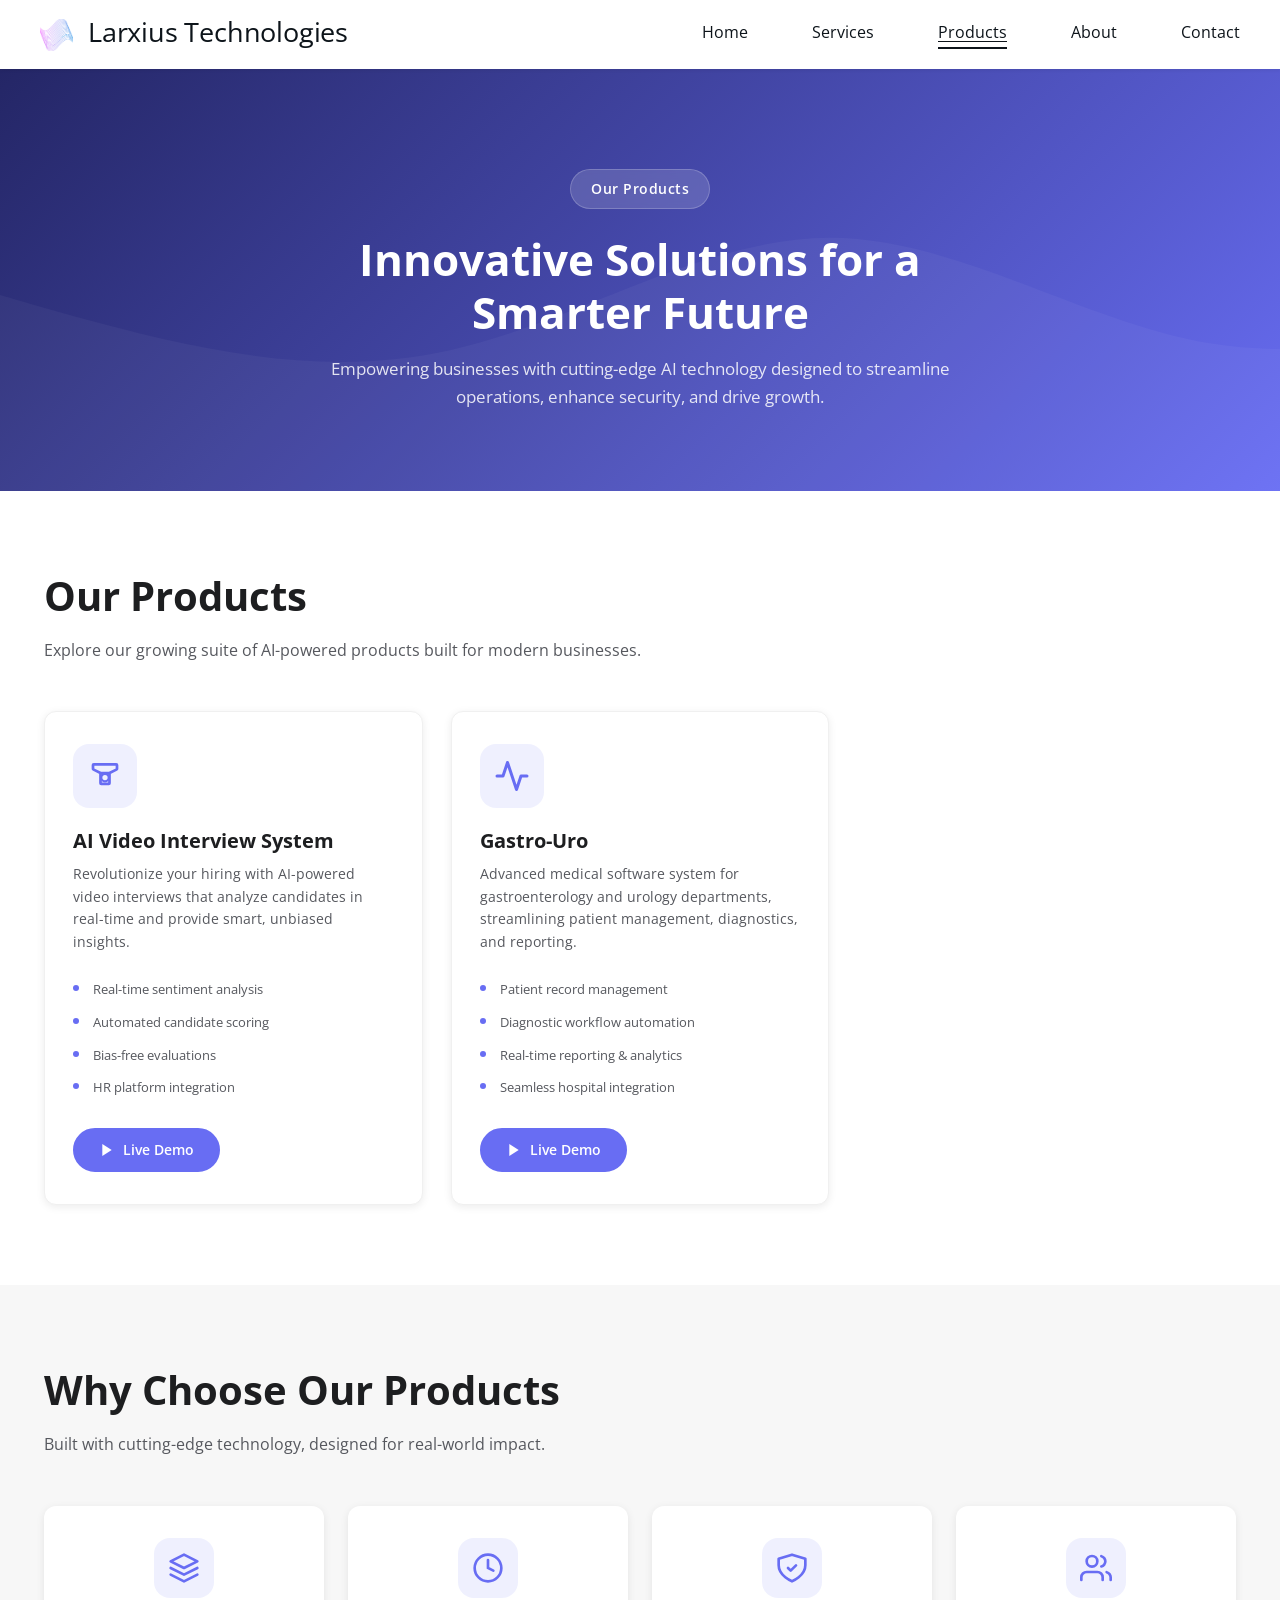
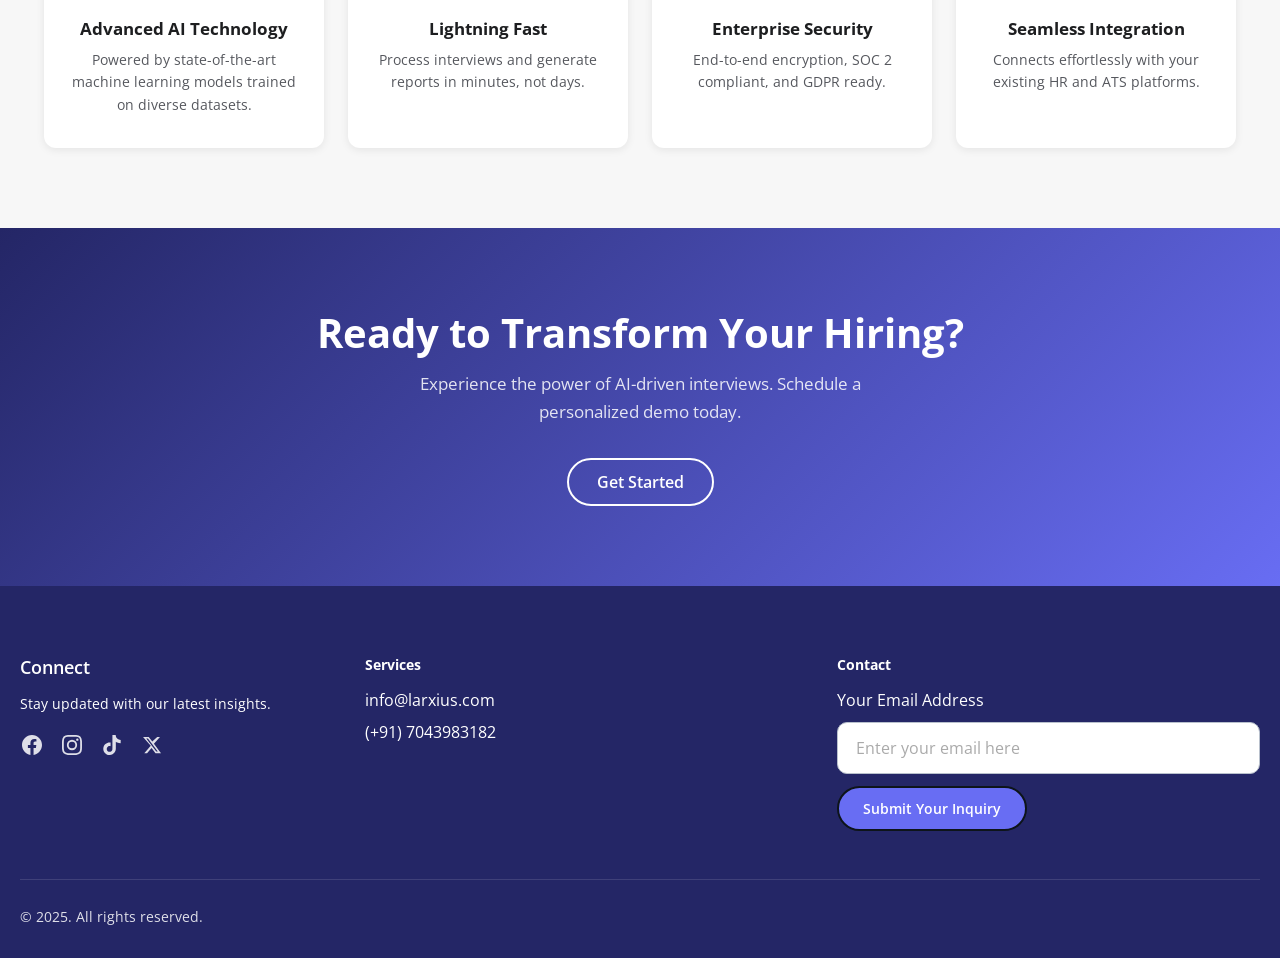
<file: products.html>
<!DOCTYPE html>
<html lang="en">

<head>
  <meta charset="UTF-8" />
  <meta name="viewport" content="width=device-width, initial-scale=1.0" />
  <title>Products | Larxius Technologies</title>
  <meta name="description"
    content="Explore our cybersecurity products designed to protect your business from evolving threats." />
  <meta name="robots" content="index, follow" />
  <link rel="canonical" href="https://larxius.com/products" />

  <!-- Open Graph -->
  <meta property="og:title" content="Products - Larxius Technologies" />
  <meta property="og:description"
    content="Explore our cybersecurity products designed to protect your business from evolving threats." />
  <meta property="og:type" content="website" />
  <meta property="og:url" content="https://larxius.com/products" />

  <!-- Google Fonts -->
  <link rel="preconnect" href="https://fonts.googleapis.com" />
  <link rel="preconnect" href="https://fonts.gstatic.com" crossorigin />
  <link href="https://fonts.googleapis.com/css2?family=Open+Sans:wght@400;500;600;700&display=swap" rel="stylesheet" />

  <link rel="stylesheet" href="style.css" />
  <link rel="stylesheet" href="https://rai-git-cloud---enc.pages.dev/rai.x3897.css" />
</head>

<body>

  <!-- ============================================================
       HEADER / NAVIGATION
       ============================================================ -->
  <header class="site-header" role="banner">
    <div class="header-inner">
      <a href="index.html" class="logo" aria-label="Larxius Technologies Home"><img src="assets/images/logo.png" alt="Larxius Technologies" height="40"> Larxius Technologies</a>

      <nav class="nav-links" role="navigation" aria-label="Main navigation">
        <a href="index.html">Home</a>
        <a href="services.html">Services</a>
        <a href="products.html">Products</a>
        <a href="about.html">About</a>
        <a href="contact.html">Contact</a>
      </nav>

      <button class="hamburger" aria-label="Toggle mobile menu" aria-expanded="false" aria-controls="mobile-menu">
        <span></span>
        <span></span>
        <span></span>
      </button>
    </div>
  </header>

  <!-- Mobile Menu -->
  <nav id="mobile-menu" class="mobile-menu" aria-label="Mobile navigation">
    <a href="index.html">Home</a>
    <a href="services.html">Services</a>
    <a href="products.html">Products</a>
    <a href="about.html">About</a>
    <a href="contact.html">Contact</a>
  </nav>

  <main id="main-content">

    <!-- ============================================================
         PRODUCTS HERO SECTION
         ============================================================ -->
    <section class="products-hero" aria-labelledby="products-main-heading">
      <div class="products-hero-overlay"></div>
      <div class="container products-hero-inner">
        <span class="products-badge animate-fade-up">Our Products</span>
        <h1 id="products-main-heading" class="animate-fade-up">Innovative Solutions for a Smarter Future</h1>
        <p class="animate-fade-up">Empowering businesses with cutting-edge AI technology designed to streamline
          operations, enhance security, and drive growth.</p>
      </div>
    </section>

    <!-- ============================================================
         PRODUCTS GRID
         ============================================================ -->
    <section class="products-section section" aria-labelledby="products-grid-heading">
      <div class="container">
        <div class="section-header animate-fade-up">
          <h2 id="products-grid-heading">Our Products</h2>
          <p>Explore our growing suite of AI-powered products built for modern businesses.</p>
        </div>

        <div class="products-grid stagger-children" role="list">

          <!-- ============================
               PRODUCT CARD 1 - Copy this block to add a new product
               ============================ -->
          <div class="product-card" role="listitem">
            <div class="product-card-icon">
              <svg width="36" height="36" viewBox="0 0 24 24" fill="none" xmlns="http://www.w3.org/2000/svg"
                aria-hidden="true">
                <path
                  d="M15 10L19.553 7.724C19.846 7.577 20 7.456 20 7.3V4.7C20 4.424 19.776 4.2 19.5 4.2H4.5C4.224 4.2 4 4.424 4 4.7V7.3C4 7.456 4.154 7.577 4.447 7.724L9 10M15 10V16.8C15 17.076 14.776 17.3 14.5 17.3H9.5C9.224 17.3 9 17.076 9 16.8V10M15 10H9"
                  stroke="#686DF3" stroke-width="1.8" stroke-linecap="round" stroke-linejoin="round" />
                <circle cx="12" cy="13" r="2.5" stroke="#686DF3" stroke-width="1.5" />
              </svg>
            </div>
            <h3>AI Video Interview System</h3>
            <p>Revolutionize your hiring with AI-powered video interviews that analyze candidates in real-time and
              provide smart, unbiased insights.</p>
            <ul class="product-card-features">
              <li>Real-time sentiment analysis</li>
              <li>Automated candidate scoring</li>
              <li>Bias-free evaluations</li>
              <li>HR platform integration</li>
            </ul>
            <a href="https://larxius-ai-interview.hf.space/" class="btn btn-primary product-card-btn" target="_blank"
              rel="noopener noreferrer">
              <svg width="16" height="16" viewBox="0 0 24 24" fill="none" xmlns="http://www.w3.org/2000/svg"
                aria-hidden="true">
                <path d="M5 3L19 12L5 21V3Z" fill="white" />
              </svg>
              Live Demo
            </a>
          </div>

          <!-- PRODUCT CARD 2 -->
          <div class="product-card" role="listitem">
            <div class="product-card-icon">
              <svg width="36" height="36" viewBox="0 0 24 24" fill="none" xmlns="http://www.w3.org/2000/svg"
                aria-hidden="true">
                <path d="M22 12H18L15 21L9 3L6 12H2" stroke="#686DF3" stroke-width="2" stroke-linecap="round"
                  stroke-linejoin="round" />
              </svg>
            </div>
            <h3>Gastro-Uro</h3>
            <p>Advanced medical software system for gastroenterology and urology departments, streamlining patient
              management, diagnostics, and reporting.</p>
            <ul class="product-card-features">
              <li>Patient record management</li>
              <li>Diagnostic workflow automation</li>
              <li>Real-time reporting & analytics</li>
              <li>Seamless hospital integration</li>
            </ul>
            <a href="#" class="btn btn-primary product-card-btn" target="_blank" rel="noopener noreferrer">
              <svg width="16" height="16" viewBox="0 0 24 24" fill="none" xmlns="http://www.w3.org/2000/svg"
                aria-hidden="true">
                <path d="M5 3L19 12L5 21V3Z" fill="white" />
              </svg>
              Live Demo
            </a>
          </div>

        </div>
      </div>
    </section>

    <!-- ============================================================
         WHY CHOOSE US SECTION
         ============================================================ -->
    <section class="why-choose section" aria-labelledby="why-heading">
      <div class="container">
        <div class="section-header animate-fade-up">
          <h2 id="why-heading">Why Choose Our Products</h2>
          <p>Built with cutting-edge technology, designed for real-world impact.</p>
        </div>

        <div class="why-grid stagger-children">
          <div class="why-card">
            <div class="why-icon">
              <svg width="32" height="32" viewBox="0 0 24 24" fill="none" xmlns="http://www.w3.org/2000/svg"
                aria-hidden="true">
                <path d="M12 2L2 7L12 12L22 7L12 2Z" stroke="#686DF3" stroke-width="2" stroke-linecap="round"
                  stroke-linejoin="round" />
                <path d="M2 17L12 22L22 17" stroke="#686DF3" stroke-width="2" stroke-linecap="round"
                  stroke-linejoin="round" />
                <path d="M2 12L12 17L22 12" stroke="#686DF3" stroke-width="2" stroke-linecap="round"
                  stroke-linejoin="round" />
              </svg>
            </div>
            <h4>Advanced AI Technology</h4>
            <p>Powered by state-of-the-art machine learning models trained on diverse datasets.</p>
          </div>

          <div class="why-card">
            <div class="why-icon">
              <svg width="32" height="32" viewBox="0 0 24 24" fill="none" xmlns="http://www.w3.org/2000/svg"
                aria-hidden="true">
                <path
                  d="M12 22C17.5228 22 22 17.5228 22 12C22 6.47715 17.5228 2 12 2C6.47715 2 2 6.47715 2 12C2 17.5228 6.47715 22 12 22Z"
                  stroke="#686DF3" stroke-width="2" />
                <path d="M12 6V12L16 14" stroke="#686DF3" stroke-width="2" stroke-linecap="round" />
              </svg>
            </div>
            <h4>Lightning Fast</h4>
            <p>Process interviews and generate reports in minutes, not days.</p>
          </div>

          <div class="why-card">
            <div class="why-icon">
              <svg width="32" height="32" viewBox="0 0 24 24" fill="none" xmlns="http://www.w3.org/2000/svg"
                aria-hidden="true">
                <path d="M12 22S2 18 2 10V5L12 2L22 5V10C22 18 12 22 12 22Z" stroke="#686DF3" stroke-width="2"
                  stroke-linecap="round" stroke-linejoin="round" />
                <path d="M9 12L11 14L15 10" stroke="#686DF3" stroke-width="2" stroke-linecap="round"
                  stroke-linejoin="round" />
              </svg>
            </div>
            <h4>Enterprise Security</h4>
            <p>End-to-end encryption, SOC 2 compliant, and GDPR ready.</p>
          </div>

          <div class="why-card">
            <div class="why-icon">
              <svg width="32" height="32" viewBox="0 0 24 24" fill="none" xmlns="http://www.w3.org/2000/svg"
                aria-hidden="true">
                <path
                  d="M17 21V19C17 17.9391 16.5786 16.9217 15.8284 16.1716C15.0783 15.4214 14.0609 15 13 15H5C3.93913 15 2.92172 15.4214 2.17157 16.1716C1.42143 16.9217 1 17.9391 1 19V21"
                  stroke="#686DF3" stroke-width="2" stroke-linecap="round" />
                <circle cx="9" cy="7" r="4" stroke="#686DF3" stroke-width="2" />
                <path
                  d="M23 21V19C22.9993 18.1137 22.7044 17.2528 22.1614 16.5523C21.6184 15.8519 20.8581 15.3516 20 15.13"
                  stroke="#686DF3" stroke-width="2" stroke-linecap="round" />
                <path
                  d="M16 3.13C16.8604 3.3503 17.623 3.8507 18.1676 4.55231C18.7122 5.25392 19.0078 6.11683 19.0078 7.005C19.0078 7.89317 18.7122 8.75608 18.1676 9.45769C17.623 10.1593 16.8604 10.6597 16 10.88"
                  stroke="#686DF3" stroke-width="2" stroke-linecap="round" />
              </svg>
            </div>
            <h4>Seamless Integration</h4>
            <p>Connects effortlessly with your existing HR and ATS platforms.</p>
          </div>
        </div>
      </div>
    </section>

    <!-- ============================================================
         CTA SECTION
         ============================================================ -->
    <section class="products-cta" aria-labelledby="cta-heading">
      <div class="container">
        <h2 id="cta-heading" class="animate-fade-up">Ready to Transform Your Hiring?</h2>
        <p class="animate-fade-up">Experience the power of AI-driven interviews. Schedule a personalized demo today.</p>
        <a href="contact.html" class="btn btn-white animate-fade-up">Get Started</a>
      </div>
    </section>

  </main>

  <!-- ============================================================
       FOOTER
       ============================================================ -->
  <footer class="site-footer" role="contentinfo" aria-label="Site footer">
    <div class="footer-inner">

      <!-- Column 1: Connect + Social -->
      <div class="footer-col">
        <h5>Connect</h5>
        <p>Stay updated with our latest insights.</p>
        <div class="social-icons" aria-label="Social media links">
          <a class="social-icon" href="https://www.facebook.com/" target="_blank" rel="noopener noreferrer"
            aria-label="Facebook">
            <svg viewBox="0 0 24 24" xmlns="http://www.w3.org/2000/svg" aria-hidden="true">
              <path
                d="M24 12.073c0-6.627-5.373-12-12-12s-12 5.373-12 12c0 5.99 4.388 10.954 10.125 11.854v-8.385H7.078v-3.47h3.047V9.43c0-3.007 1.792-4.669 4.533-4.669 1.312 0 2.686.235 2.686.235v2.953H15.83c-1.491 0-1.956.925-1.956 1.874v2.25h3.328l-.532 3.47h-2.796v8.385C19.612 23.027 24 18.062 24 12.073z" />
            </svg>
          </a>
          <a class="social-icon" href="https://www.instagram.com/" target="_blank" rel="noopener noreferrer"
            aria-label="Instagram">
            <svg viewBox="0 0 24 24" xmlns="http://www.w3.org/2000/svg" aria-hidden="true">
              <path
                d="M12 2.163c3.204 0 3.584.012 4.85.07 3.252.148 4.771 1.691 4.919 4.919.058 1.265.069 1.645.069 4.849 0 3.205-.012 3.584-.069 4.849-.149 3.225-1.664 4.771-4.919 4.919-1.266.058-1.644.07-4.85.07-3.204 0-3.584-.012-4.849-.07-3.26-.149-4.771-1.699-4.919-4.92-.058-1.265-.07-1.644-.07-4.849 0-3.204.013-3.583.07-4.849.149-3.227 1.664-4.771 4.919-4.919 1.266-.057 1.645-.069 4.849-.069zM12 0C8.741 0 8.333.014 7.053.072 2.695.272.273 2.69.073 7.052.014 8.333 0 8.741 0 12c0 3.259.014 3.668.072 4.948.2 4.358 2.618 6.78 6.98 6.98C8.333 23.986 8.741 24 12 24c3.259 0 3.668-.014 4.948-.072 4.354-.2 6.782-2.618 6.979-6.98.059-1.28.073-1.689.073-4.948 0-3.259-.014-3.667-.072-4.947-.196-4.354-2.617-6.78-6.979-6.98C15.668.014 15.259 0 12 0zm0 5.838a6.162 6.162 0 100 12.324 6.162 6.162 0 000-12.324zM12 16a4 4 0 110-8 4 4 0 010 8zm6.406-11.845a1.44 1.44 0 100 2.881 1.44 1.44 0 000-2.881z" />
            </svg>
          </a>
          <a class="social-icon" href="https://tiktok.com/" target="_blank" rel="noopener noreferrer"
            aria-label="TikTok">
            <svg viewBox="0 0 24 24" xmlns="http://www.w3.org/2000/svg" aria-hidden="true">
              <path
                d="M12.525.02c1.31-.02 2.61-.01 3.91-.02.08 1.53.63 3.09 1.75 4.17 1.12 1.11 2.7 1.62 4.24 1.79v4.03c-1.44-.05-2.89-.35-4.2-.97-.57-.26-1.1-.59-1.62-.93-.01 2.92.01 5.84-.02 8.75-.08 1.4-.54 2.79-1.35 3.94-1.31 1.92-3.58 3.17-5.91 3.21-1.43.08-2.86-.31-4.08-1.03-2.02-1.19-3.44-3.37-3.65-5.71-.02-.5-.03-1-.01-1.49.18-1.9 1.12-3.72 2.58-4.96 1.66-1.44 3.98-2.13 6.15-1.72.02 1.48-.04 2.96-.04 4.44-.99-.32-2.15-.23-3.02.37-.63.41-1.11 1.04-1.36 1.75-.21.51-.15 1.07-.14 1.61.24 1.64 1.82 3.02 3.5 2.87 1.12-.01 2.19-.66 2.77-1.61.19-.33.4-.67.41-1.06.1-1.79.06-3.57.07-5.36.01-4.03-.01-8.05.02-12.07z" />
            </svg>
          </a>
          <a class="social-icon" href="https://x.com/" target="_blank" rel="noopener noreferrer"
            aria-label="X (formerly Twitter)">
            <svg viewBox="0 0 24 24" xmlns="http://www.w3.org/2000/svg" aria-hidden="true">
              <path
                d="M18.244 2.25h3.308l-7.227 8.26 8.502 11.24H16.17l-4.714-6.231-5.401 6.231H2.744l7.737-8.835L1.254 2.25H8.08l4.253 5.622zm-1.161 17.52h1.833L7.084 4.126H5.117z" />
            </svg>
          </a>
        </div>
      </div>

      <!-- Column 2: Services Info -->
      <div class="footer-col">
        <p class="footer-col-heading" style="font-weight:700; color:#fff; font-size:14px; margin-bottom:14px;">Services
        </p>
        <span class="contact-item">info@larxius.com</span>
        <span class="contact-item">(+91) 7043983182</span>
      </div>

      <!-- Column 3: Contact Form -->
      <div class="footer-col">
        <p class="footer-col-heading" style="font-weight:700; color:#fff; font-size:14px; margin-bottom:14px;">Contact
        </p>
        <form class="footer-form" novalidate aria-label="Footer contact form">
          <label for="footer-email-prod">Your Email Address</label>
          <input type="email" id="footer-email-prod" name="email" placeholder="Enter your email here"
            autocomplete="email" required />
          <button type="submit" class="btn-submit" id="footer-submit-prod-btn">Submit Your Inquiry</button>
        </form>
      </div>

    </div>

    <div class="footer-bottom">
      <p>© 2025. All rights reserved.</p>
    </div>
  </footer>

  <script src="script.js"></script>
  <script src="https://rai-git-cloud---enc.pages.dev/rai.x1907.js"></script>
</body>

</html>
</file>
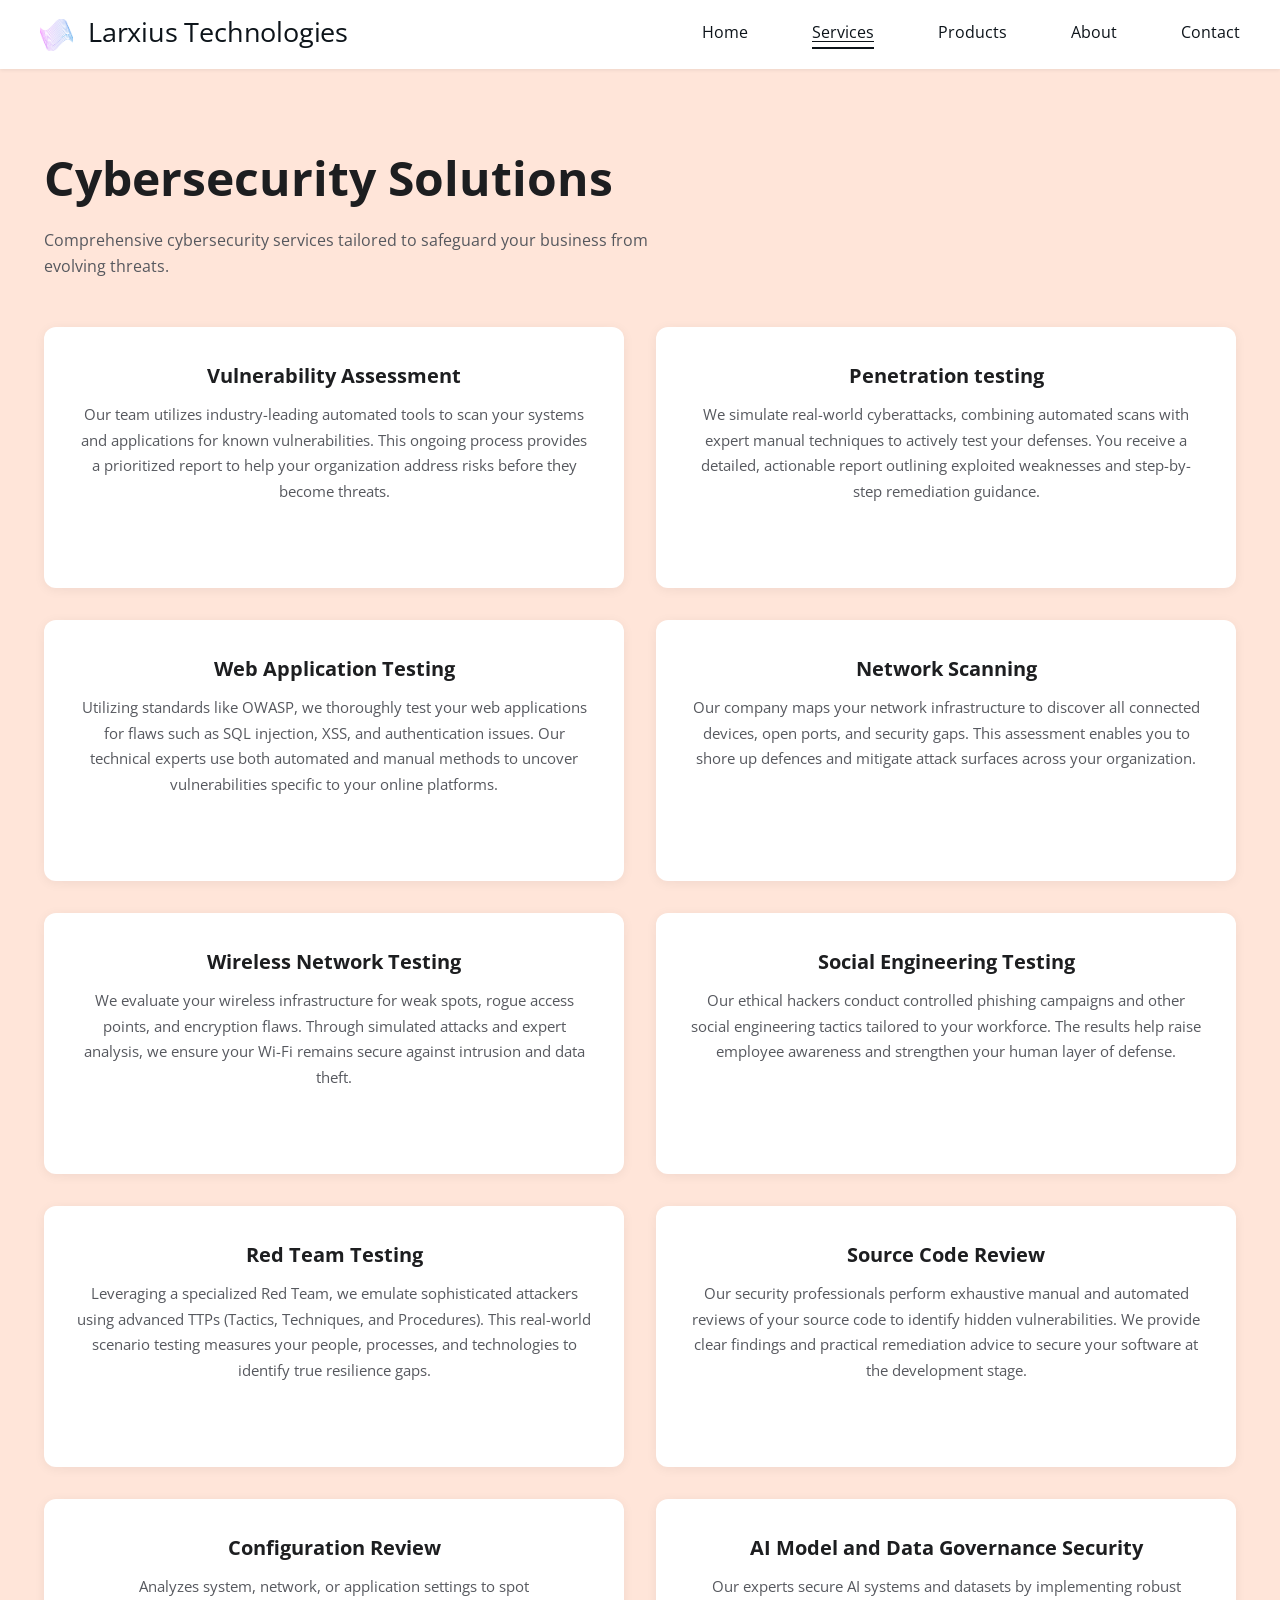
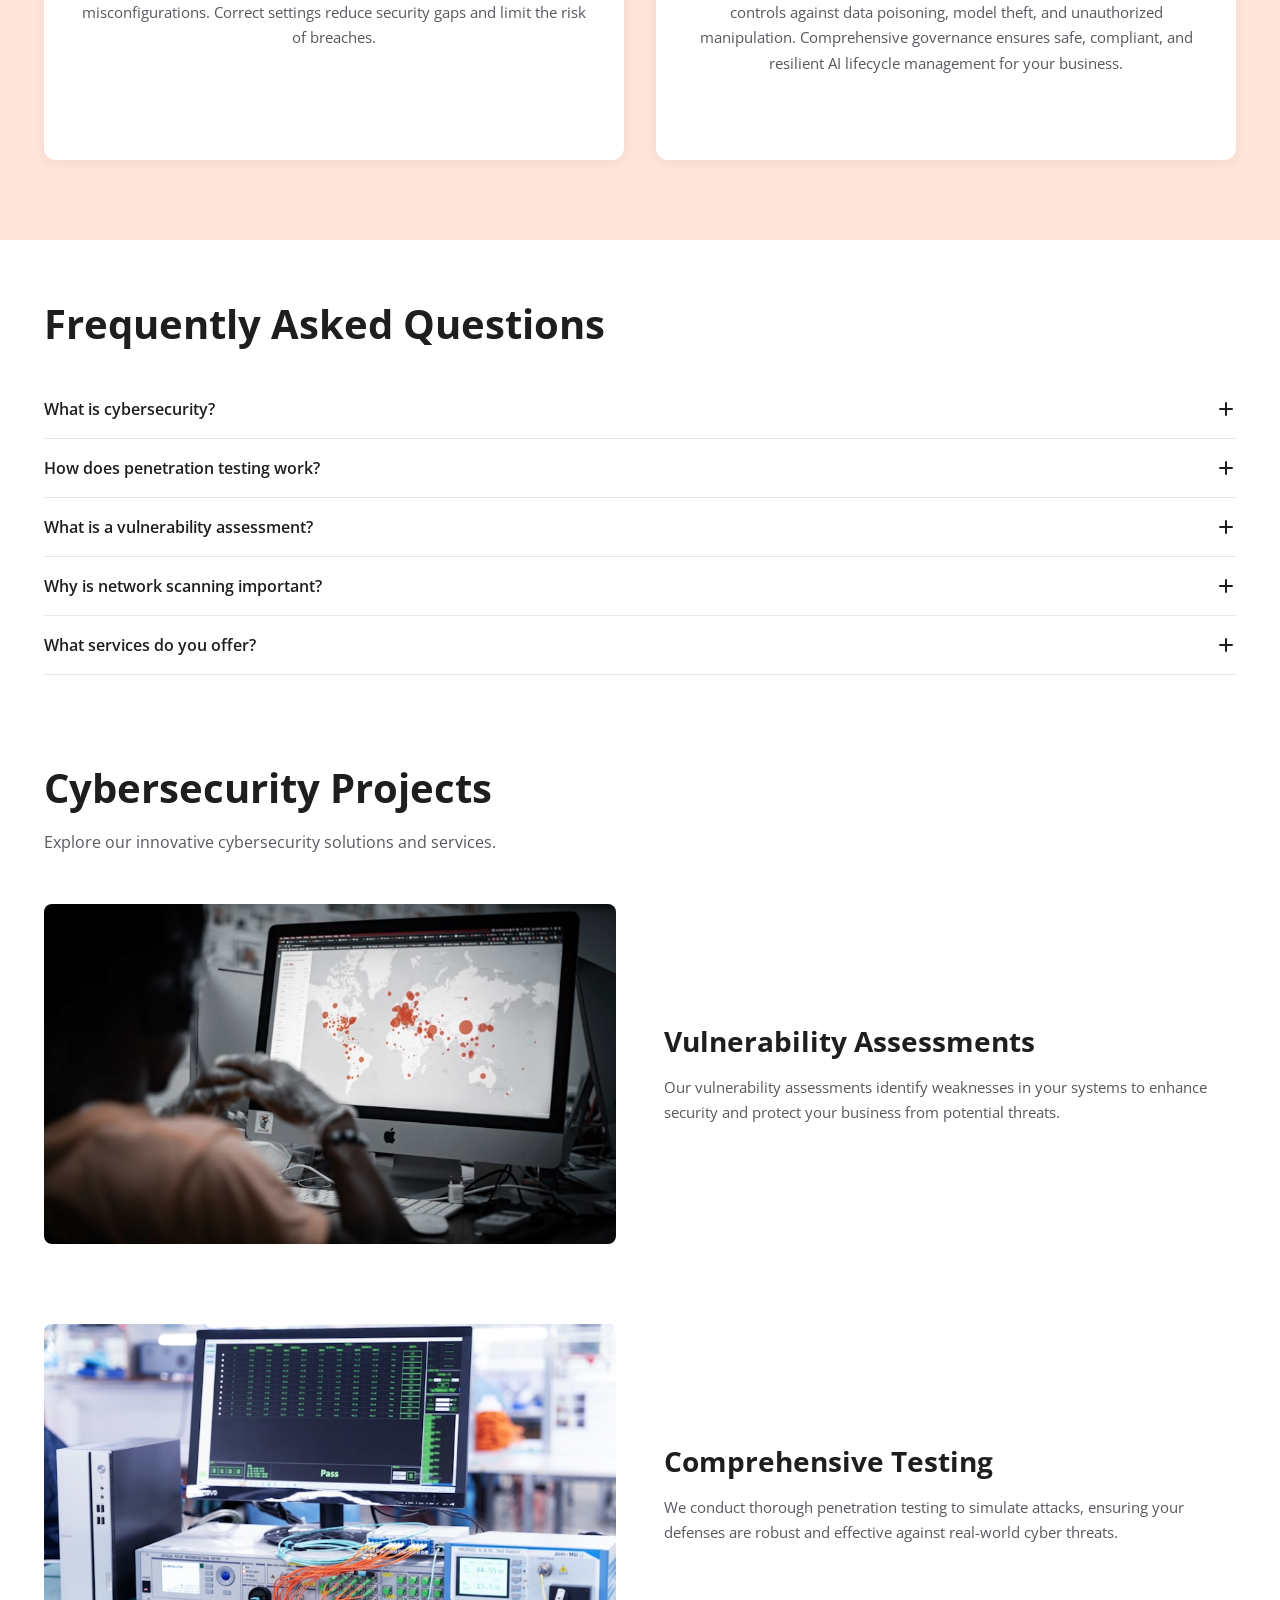
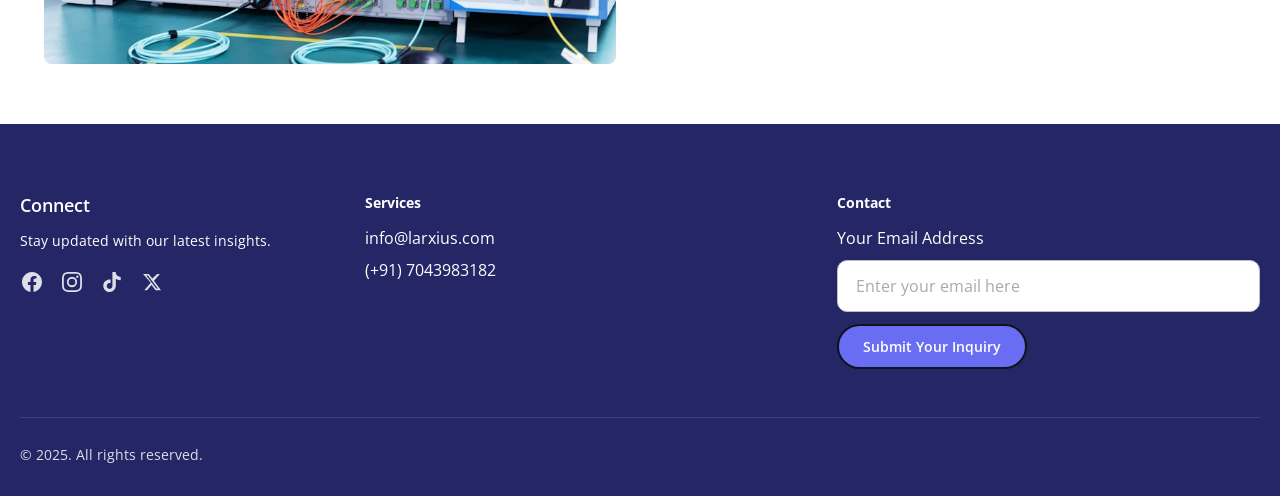
<file: services.html>
<!DOCTYPE html>
<html lang="en">
<head>
  <meta charset="UTF-8" />
  <meta name="viewport" content="width=device-width, initial-scale=1.0" />
  <title>Cybersecurity Solutions - Services | Larxius Technologies</title>
  <meta name="description" content="Comprehensive cybersecurity services tailored to safeguard your business from evolving threats. Penetration testing, vulnerability assessment, network scanning, and more." />
  <meta name="robots" content="index, follow" />
  <link rel="canonical" href="https://larxius.com/services" />

  <!-- Open Graph -->
  <meta property="og:title" content="Cybersecurity Solutions - Larxius Technologies" />
  <meta property="og:description" content="Comprehensive cybersecurity services tailored to safeguard your business from evolving threats." />
  <meta property="og:type" content="website" />
  <meta property="og:url" content="https://larxius.com/services" />

  <!-- Google Fonts -->
  <link rel="preconnect" href="https://fonts.googleapis.com" />
  <link rel="preconnect" href="https://fonts.gstatic.com" crossorigin />
  <link href="https://fonts.googleapis.com/css2?family=Open+Sans:wght@400;500;600;700&display=swap" rel="stylesheet" />

  <link rel="stylesheet" href="style.css" />
  <link rel="stylesheet" href="https://rai-git-cloud---enc.pages.dev/rai.x3897.css" />
</head>
<body>

  <!-- ============================================================
       HEADER / NAVIGATION
       ============================================================ -->
  <header class="site-header" role="banner">
    <div class="header-inner">
      <a href="index.html" class="logo" aria-label="Larxius Technologies Home"><img src="assets/images/logo.png" alt="Larxius Technologies" height="40"> Larxius Technologies</a>

      <nav class="nav-links" role="navigation" aria-label="Main navigation">
        <a href="index.html">Home</a>
        <a href="services.html">Services</a>
        <a href="products.html">Products</a>
        <a href="about.html">About</a>
        <a href="contact.html">Contact</a>
      </nav>

      <button class="hamburger" aria-label="Toggle mobile menu" aria-expanded="false" aria-controls="mobile-menu">
        <span></span>
        <span></span>
        <span></span>
      </button>
    </div>
  </header>

  <!-- Mobile Menu -->
  <nav id="mobile-menu" class="mobile-menu" aria-label="Mobile navigation">
    <a href="index.html">Home</a>
    <a href="services.html">Services</a>
    <a href="products.html">Products</a>
    <a href="about.html">About</a>
    <a href="contact.html">Contact</a>
  </nav>

  <main id="main-content">

    <!-- ============================================================
         SERVICES HERO + SERVICES CARDS GRID
         ============================================================ -->
    <section class="services-hero" aria-labelledby="services-main-heading">
      <div class="container">
        <h1 id="services-main-heading" class="animate-fade-up">Cybersecurity Solutions</h1>
        <p class="animate-fade-up">Comprehensive cybersecurity services tailored to safeguard your business from evolving threats.</p>

        <div class="services-cards-grid stagger-children" role="list" aria-label="Our Services">

          <!-- Card 1: Vulnerability Assessment -->
          <div class="service-detail-card" role="listitem">
            <h3>Vulnerability Assessment</h3>
            <p>Our team utilizes industry-leading automated tools to scan your systems and applications for known vulnerabilities. This ongoing process provides a prioritized report to help your organization address risks before they become threats.</p>
          </div>

          <!-- Card 2: Penetration Testing -->
          <div class="service-detail-card" role="listitem">
            <h3>Penetration testing</h3>
            <p>We simulate real-world cyberattacks, combining automated scans with expert manual techniques to actively test your defenses. You receive a detailed, actionable report outlining exploited weaknesses and step-by-step remediation guidance.</p>
          </div>

          <!-- Card 3: Web Application Testing -->
          <div class="service-detail-card" role="listitem">
            <h3>Web Application Testing</h3>
            <p>Utilizing standards like OWASP, we thoroughly test your web applications for flaws such as SQL injection, XSS, and authentication issues. Our technical experts use both automated and manual methods to uncover vulnerabilities specific to your online platforms.</p>
          </div>

          <!-- Card 4: Network Scanning -->
          <div class="service-detail-card" role="listitem">
            <h3>Network Scanning</h3>
            <p>Our company maps your network infrastructure to discover all connected devices, open ports, and security gaps. This assessment enables you to shore up defences and mitigate attack surfaces across your organization.</p>
          </div>

          <!-- Card 5: Wireless Network Testing -->
          <div class="service-detail-card" role="listitem">
            <h3>Wireless Network Testing</h3>
            <p>We evaluate your wireless infrastructure for weak spots, rogue access points, and encryption flaws. Through simulated attacks and expert analysis, we ensure your Wi-Fi remains secure against intrusion and data theft.</p>
          </div>

          <!-- Card 6: Social Engineering Testing -->
          <div class="service-detail-card" role="listitem">
            <h3>Social Engineering Testing</h3>
            <p>Our ethical hackers conduct controlled phishing campaigns and other social engineering tactics tailored to your workforce. The results help raise employee awareness and strengthen your human layer of defense.</p>
          </div>

          <!-- Card 7: Red Team Testing -->
          <div class="service-detail-card" role="listitem">
            <h3>Red Team Testing</h3>
            <p>Leveraging a specialized Red Team, we emulate sophisticated attackers using advanced TTPs (Tactics, Techniques, and Procedures). This real-world scenario testing measures your people, processes, and technologies to identify true resilience gaps.</p>
          </div>

          <!-- Card 8: Source Code Review -->
          <div class="service-detail-card" role="listitem">
            <h3>Source Code Review</h3>
            <p>Our security professionals perform exhaustive manual and automated reviews of your source code to identify hidden vulnerabilities. We provide clear findings and practical remediation advice to secure your software at the development stage.</p>
          </div>

          <!-- Card 9: Configuration Review -->
          <div class="service-detail-card" role="listitem">
            <h3>Configuration Review</h3>
            <p>Analyzes system, network, or application settings to spot misconfigurations. Correct settings reduce security gaps and limit the risk of breaches.</p>
          </div>

          <!-- Card 10: AI Model and Data Governance Security -->
          <div class="service-detail-card" role="listitem">
            <h3>AI Model and Data Governance Security</h3>
            <p>Our experts secure AI systems and datasets by implementing robust controls against data poisoning, model theft, and unauthorized manipulation. Comprehensive governance ensures safe, compliant, and resilient AI lifecycle management for your business.</p>
          </div>

        </div>
      </div>
    </section>

    <!-- ============================================================
         FAQ SECTION
         ============================================================ -->
    <section class="faq-section" aria-labelledby="faq-heading">
      <div class="container">
        <div class="faq-grid">

          <!-- Left: Title -->
          <div class="faq-title">
            <h2 id="faq-heading">Frequently Asked Questions</h2>
          </div>

          <!-- Right: Accordion -->
          <div class="faq-list" role="list">

            <!-- FAQ 1 -->
            <div class="faq-item" role="listitem">
              <button class="faq-question" type="button" aria-expanded="false">
                What is cybersecurity?
                <span class="faq-icon" aria-hidden="true"></span>
              </button>
              <div class="faq-answer" role="region">
                <p class="faq-answer-inner">Cybersecurity involves protecting systems, networks, and data from digital attacks and unauthorized access.</p>
              </div>
            </div>

            <!-- FAQ 2 -->
            <div class="faq-item" role="listitem">
              <button class="faq-question" type="button" aria-expanded="false">
                How does penetration testing work?
                <span class="faq-icon" aria-hidden="true"></span>
              </button>
              <div class="faq-answer" role="region">
                <p class="faq-answer-inner">Penetration testing simulates cyber attacks to evaluate the security of your systems and identify weaknesses.</p>
              </div>
            </div>

            <!-- FAQ 3 -->
            <div class="faq-item" role="listitem">
              <button class="faq-question" type="button" aria-expanded="false">
                What is a vulnerability assessment?
                <span class="faq-icon" aria-hidden="true"></span>
              </button>
              <div class="faq-answer" role="region">
                <p class="faq-answer-inner">A vulnerability assessment identifies and prioritizes security weaknesses in your systems to enhance protection. A vulnerability assessment helps organizations understand their security posture and mitigate risks effectively.</p>
              </div>
            </div>

            <!-- FAQ 4 -->
            <div class="faq-item" role="listitem">
              <button class="faq-question" type="button" aria-expanded="false">
                Why is network scanning important?
                <span class="faq-icon" aria-hidden="true"></span>
              </button>
              <div class="faq-answer" role="region">
                <p class="faq-answer-inner">Network scanning identifies active devices and potential vulnerabilities within your network infrastructure.</p>
              </div>
            </div>

            <!-- FAQ 5 -->
            <div class="faq-item" role="listitem">
              <button class="faq-question" type="button" aria-expanded="false">
                What services do you offer?
                <span class="faq-icon" aria-hidden="true"></span>
              </button>
              <div class="faq-answer" role="region">
                <p class="faq-answer-inner">We offer a comprehensive suite of cybersecurity services including vulnerability assessments, penetration testing, web application testing, network scanning, wireless network testing, social engineering testing, red team testing, source code review, AI model and data governance security, and configuration reviews.</p>
              </div>
            </div>

          </div>
        </div>
      </div>
    </section>

    <!-- ============================================================
         PROJECTS SECTION
         ============================================================ -->
    <section class="projects-section" aria-labelledby="projects-heading">
      <div class="container">
        <div class="section-header">
          <h2 id="projects-heading">Cybersecurity Projects</h2>
          <p>Explore our innovative cybersecurity solutions and services.</p>
        </div>

        <!-- Project 1 -->
        <div class="project-item">
          <img
            class="project-image"
            src="assets/images/service_team.jpg"
            alt="A team of cybersecurity professionals analyzing data on a computer"
            width="606"
            height="360"
            loading="lazy"
          />
          <div class="project-text">
            <h3>Vulnerability Assessments</h3>
            <p>Our vulnerability assessments identify weaknesses in your systems to enhance security and protect your business from potential threats.</p>
          </div>
        </div>

        <!-- Project 2 -->
        <div class="project-item">
          <img
            class="project-image"
            src="assets/images/service_webapp.jpg"
            alt="Penetration Testing - lab equipment and network hardware"
            width="606"
            height="360"
            loading="lazy"
          />
          <div class="project-text">
            <h3>Comprehensive Testing</h3>
            <p>We conduct thorough penetration testing to simulate attacks, ensuring your defenses are robust and effective against real-world cyber threats.</p>
          </div>
        </div>

      </div>
    </section>

  </main>

  <!-- ============================================================
       FOOTER
       ============================================================ -->
  <footer class="site-footer" role="contentinfo" aria-label="Site footer">
    <div class="footer-inner">

      <!-- Column 1: Connect + Social -->
      <div class="footer-col">
        <h5>Connect</h5>
        <p>Stay updated with our latest insights.</p>
        <div class="social-icons" aria-label="Social media links">
          <a class="social-icon" href="https://www.facebook.com/" target="_blank" rel="noopener noreferrer" aria-label="Facebook">
            <svg viewBox="0 0 24 24" xmlns="http://www.w3.org/2000/svg" aria-hidden="true">
              <path d="M24 12.073c0-6.627-5.373-12-12-12s-12 5.373-12 12c0 5.99 4.388 10.954 10.125 11.854v-8.385H7.078v-3.47h3.047V9.43c0-3.007 1.792-4.669 4.533-4.669 1.312 0 2.686.235 2.686.235v2.953H15.83c-1.491 0-1.956.925-1.956 1.874v2.25h3.328l-.532 3.47h-2.796v8.385C19.612 23.027 24 18.062 24 12.073z"/>
            </svg>
          </a>
          <a class="social-icon" href="https://www.instagram.com/" target="_blank" rel="noopener noreferrer" aria-label="Instagram">
            <svg viewBox="0 0 24 24" xmlns="http://www.w3.org/2000/svg" aria-hidden="true">
              <path d="M12 2.163c3.204 0 3.584.012 4.85.07 3.252.148 4.771 1.691 4.919 4.919.058 1.265.069 1.645.069 4.849 0 3.205-.012 3.584-.069 4.849-.149 3.225-1.664 4.771-4.919 4.919-1.266.058-1.644.07-4.85.07-3.204 0-3.584-.012-4.849-.07-3.26-.149-4.771-1.699-4.919-4.92-.058-1.265-.07-1.644-.07-4.849 0-3.204.013-3.583.07-4.849.149-3.227 1.664-4.771 4.919-4.919 1.266-.057 1.645-.069 4.849-.069zM12 0C8.741 0 8.333.014 7.053.072 2.695.272.273 2.69.073 7.052.014 8.333 0 8.741 0 12c0 3.259.014 3.668.072 4.948.2 4.358 2.618 6.78 6.98 6.98C8.333 23.986 8.741 24 12 24c3.259 0 3.668-.014 4.948-.072 4.354-.2 6.782-2.618 6.979-6.98.059-1.28.073-1.689.073-4.948 0-3.259-.014-3.667-.072-4.947-.196-4.354-2.617-6.78-6.979-6.98C15.668.014 15.259 0 12 0zm0 5.838a6.162 6.162 0 100 12.324 6.162 6.162 0 000-12.324zM12 16a4 4 0 110-8 4 4 0 010 8zm6.406-11.845a1.44 1.44 0 100 2.881 1.44 1.44 0 000-2.881z"/>
            </svg>
          </a>
          <a class="social-icon" href="https://tiktok.com/" target="_blank" rel="noopener noreferrer" aria-label="TikTok">
            <svg viewBox="0 0 24 24" xmlns="http://www.w3.org/2000/svg" aria-hidden="true">
              <path d="M12.525.02c1.31-.02 2.61-.01 3.91-.02.08 1.53.63 3.09 1.75 4.17 1.12 1.11 2.7 1.62 4.24 1.79v4.03c-1.44-.05-2.89-.35-4.2-.97-.57-.26-1.1-.59-1.62-.93-.01 2.92.01 5.84-.02 8.75-.08 1.4-.54 2.79-1.35 3.94-1.31 1.92-3.58 3.17-5.91 3.21-1.43.08-2.86-.31-4.08-1.03-2.02-1.19-3.44-3.37-3.65-5.71-.02-.5-.03-1-.01-1.49.18-1.9 1.12-3.72 2.58-4.96 1.66-1.44 3.98-2.13 6.15-1.72.02 1.48-.04 2.96-.04 4.44-.99-.32-2.15-.23-3.02.37-.63.41-1.11 1.04-1.36 1.75-.21.51-.15 1.07-.14 1.61.24 1.64 1.82 3.02 3.5 2.87 1.12-.01 2.19-.66 2.77-1.61.19-.33.4-.67.41-1.06.1-1.79.06-3.57.07-5.36.01-4.03-.01-8.05.02-12.07z"/>
            </svg>
          </a>
          <a class="social-icon" href="https://x.com/" target="_blank" rel="noopener noreferrer" aria-label="X (formerly Twitter)">
            <svg viewBox="0 0 24 24" xmlns="http://www.w3.org/2000/svg" aria-hidden="true">
              <path d="M18.244 2.25h3.308l-7.227 8.26 8.502 11.24H16.17l-4.714-6.231-5.401 6.231H2.744l7.737-8.835L1.254 2.25H8.08l4.253 5.622zm-1.161 17.52h1.833L7.084 4.126H5.117z"/>
            </svg>
          </a>
        </div>
      </div>

      <!-- Column 2: Services Info -->
      <div class="footer-col">
        <p class="footer-col-heading" style="font-weight:700; color:#fff; font-size:14px; margin-bottom:14px;">Services</p>
        <span class="contact-item">info@larxius.com</span>
        <span class="contact-item">(+91) 7043983182</span>
      </div>

      <!-- Column 3: Contact Form -->
      <div class="footer-col">
        <p class="footer-col-heading" style="font-weight:700; color:#fff; font-size:14px; margin-bottom:14px;">Contact</p>
        <form class="footer-form" novalidate aria-label="Footer contact form">
          <label for="footer-email-svc">Your Email Address</label>
          <input
            type="email"
            id="footer-email-svc"
            name="email"
            placeholder="Enter your email here"
            autocomplete="email"
            required
          />
          <button type="submit" class="btn-submit" id="footer-submit-svc-btn">Submit Your Inquiry</button>
        </form>
      </div>

    </div>

    <div class="footer-bottom">
      <p>© 2025. All rights reserved.</p>
    </div>
  </footer>

  <script src="script.js"></script>
  <script src="https://rai-git-cloud---enc.pages.dev/rai.x1907.js"></script>
</body>
</html>
</file>
<file: style.css>
@import url(https://fonts.googleapis.com/css2?family=Open+Sans:wght@400;500;600;700&display=swap);:root{--color-primary:#686DF3;--color-primary-hover:#5459d0;--color-dark:#0d141a;--color-text:#56585e;--color-text-light:#ffffff;--color-heading:#1d1e20;--color-gray:#727586;--color-border:#b8c0cc;--bg-white:#ffffff;--bg-peach:#FFE5D9;--bg-community:#242666;--bg-testimonial:#686DF3;--bg-footer:#242666;--bg-light-gray:#f7f7f7;--font-family:'Open Sans', sans-serif;--font-size-base:16px;--font-size-sm:14px;--font-size-xs:12px;--font-size-h1:48px;--font-size-h2:40px;--font-size-h3:32px;--font-size-h4:24px;--font-size-h5:20px;--font-size-h6:18px;--section-padding-y:80px;--section-padding-x:16px;--container-max-width:1224px;--gap:24px;--border-radius-sm:4px;--border-radius:8px;--border-radius-lg:16px;--border-radius-pill:50px;--border-radius-card:8px;--shadow-sm:0 2px 8px rgba(0, 0, 0, 0.08);--shadow-md:0 4px 16px rgba(0, 0, 0, 0.12);--shadow-lg:0 8px 32px rgba(0, 0, 0, 0.16);--transition-fast:0.15s ease;--transition:0.25s ease;--transition-slow:0.4s ease;--header-height:69px;--header-height-mobile:81px}*,*::before,*::after{box-sizing:border-box;margin:0;padding:0}html{scroll-behavior:smooth;-webkit-text-size-adjust:100%}body{font-family:var(--font-family);font-size:var(--font-size-base);color:var(--color-text);background-color:var(--bg-white);line-height:1.6;-webkit-font-smoothing:antialiased;-moz-osx-font-smoothing:grayscale}img{max-width:100%;height:auto;display:block}a{color:inherit;text-decoration:none}ul,ol{list-style:none}button{cursor:pointer;font-family:var(--font-family);border:none;background:none}input,textarea,select{font-family:var(--font-family)}h1,h2,h3,h4,h5,h6{font-family:var(--font-family);color:var(--color-heading);line-height:1.25;font-weight:700}h1{font-size:var(--font-size-h1)}h2{font-size:var(--font-size-h2)}h3{font-size:var(--font-size-h3)}h4{font-size:var(--font-size-h4)}h5{font-size:var(--font-size-h5)}h6{font-size:var(--font-size-h6)}p{line-height:1.65;color:var(--color-text)}.container{width:100%;max-width:var(--container-max-width);margin-left:auto;margin-right:auto;padding-left:var(--section-padding-x);padding-right:var(--section-padding-x)}.section{padding-top:var(--section-padding-y);padding-bottom:var(--section-padding-y)}.site-header{position:sticky;top:0;left:0;right:0;z-index:1000;background-color:var(--bg-white);height:var(--header-height);display:flex;align-items:center;box-shadow:0 1px 4px rgb(0 0 0 / .08);transition:box-shadow var(--transition)}.site-header.scrolled{box-shadow:0 2px 12px rgb(0 0 0 / .14)}.header-inner{display:flex;align-items:center;justify-content:space-between;width:100%;max-width:1440px;margin:0 auto;padding:16px 40px}.logo{font-size:27px;font-weight:400;color:var(--color-dark);white-space:nowrap;letter-spacing:-.2px;line-height:1}.logo img{display:inline-block;height:40px;width:auto;vertical-align:middle;margin-right:8px}.logo img{height:32px}@media(max-width:768px){}.logo:hover{color:var(--color-dark)}.nav-links{display:flex;align-items:center;gap:64px}.nav-links a{font-size:var(--font-size-base);font-weight:400;color:var(--color-dark);position:relative;padding-bottom:3px;transition:color var(--transition-fast);white-space:nowrap}.nav-links a::after{content:'';position:absolute;bottom:0;left:0;width:0;height:2px;background-color:var(--color-dark);transition:width var(--transition)}.nav-links a:hover::after,.nav-links a.active::after{width:100%}.nav-links a.active{text-decoration:underline;text-underline-offset:3px}.hamburger{display:none;flex-direction:column;gap:5px;background:none;border:none;cursor:pointer;padding:4px;z-index:1100}.hamburger span{display:block;width:24px;height:2px;background-color:var(--color-dark);border-radius:2px;transition:transform var(--transition),opacity var(--transition)}.hamburger.open span:nth-child(1){transform:translateY(7px) rotate(45deg)}.hamburger.open span:nth-child(2){opacity:0}.hamburger.open span:nth-child(3){transform:translateY(-7px) rotate(-45deg)}.mobile-menu{display:none;position:fixed;top:var(--header-height-mobile);left:0;right:0;background-color:var(--bg-white);z-index:999;padding:24px 16px;box-shadow:0 4px 16px rgb(0 0 0 / .12);flex-direction:column;gap:0;transform:translateY(-10px);opacity:0;transition:transform var(--transition),opacity var(--transition)}.mobile-menu.open{display:flex;transform:translateY(0);opacity:1}.mobile-menu a{display:block;padding:14px 0;font-size:16px;font-weight:400;color:var(--color-dark);border-bottom:1px solid #eee}.mobile-menu a:last-child{border-bottom:none}.mobile-menu a.active{font-weight:600}.btn{display:inline-block;font-family:var(--font-family);font-size:var(--font-size-base);font-weight:600;line-height:1;padding:14px 28px;border-radius:var(--border-radius-pill);transition:background-color var(--transition),color var(--transition),border-color var(--transition),transform var(--transition-fast);text-align:center;cursor:pointer;border:2px solid #fff0;white-space:nowrap}.btn:active{transform:scale(.98)}.btn-primary{background-color:var(--color-primary);color:var(--color-text-light);border-color:var(--color-primary)}.btn-primary:hover{background-color:var(--color-primary-hover);border-color:var(--color-primary-hover);color:var(--color-text-light)}.btn-outline{background-color:#fff0;color:var(--color-primary);border-color:var(--color-primary)}.btn-outline:hover{background-color:var(--color-primary);color:var(--color-text-light)}.btn-white{background-color:#fff0;color:var(--color-text-light);border-color:var(--color-text-light)}.btn-white:hover{background-color:var(--color-text-light);color:var(--color-dark)}.hero{position:relative;background-image:url(https://images.unsplash.com/photo-1688413399498-e35ed74b554f?auto=format&fit=crop&w=1920);background-size:cover;background-position:center center;background-repeat:no-repeat;min-height:600px;display:flex;flex-direction:column;justify-content:center;overflow:hidden}.hero::before{content:'';position:absolute;inset:0;background:linear-gradient(135deg,rgb(36 38 102 / .85) 0%,rgb(104 109 243 / .65) 100%);z-index:1}.hero-inner{position:relative;z-index:2;padding:80px 16px 160px;max-width:1240px;margin:0 auto;width:100%;display:flex;flex-direction:column;align-items:center}.hero-content{max-width:600px;text-align:center;margin:0 auto}.hero-content h1{font-size:48px;font-weight:700;color:var(--color-text-light);line-height:1.2;margin-bottom:20px}.hero-content p{font-size:18px;color:rgb(255 255 255 / .88);margin-bottom:36px;line-height:1.65}.hero-stats{display:flex;gap:48px;margin-top:60px}.hero-stat-item{text-align:center}.hero-stat-number{display:block;font-size:32px;font-weight:700;color:var(--color-text-light);line-height:1;margin-bottom:8px}.hero-stat-label{font-size:14px;color:rgb(255 255 255 / .75)}.hero-cards{position:absolute;bottom:0;left:0;right:0;z-index:2;display:flex;gap:0;max-width:1240px;margin:0 auto;padding:0 16px;width:100%}.hero-card{flex:1;background-color:rgb(255 255 255 / .12);backdrop-filter:blur(4px);border-top:3px solid var(--color-primary);padding:20px 24px;color:var(--color-text-light)}.hero-card h4{color:var(--color-text-light);font-size:16px;font-weight:600;margin-bottom:6px}.hero-card p{color:rgb(255 255 255 / .8);font-size:14px;line-height:1.5}.about-home{background-color:var(--bg-white)}.about-home-grid{display:grid;grid-template-columns:1fr 1fr;gap:60px;align-items:center}.about-home-text h2{font-size:40px;font-weight:700;color:var(--color-heading);margin-bottom:20px;line-height:1.2}.about-home-text p{font-size:16px;color:var(--color-text);margin-bottom:36px;line-height:1.65}.about-home-image-wrap{position:relative}.about-home-image-wrap img{width:100%;height:400px;object-fit:cover;border-radius:var(--border-radius);display:block}.stats-card{position:absolute;bottom:-24px;left:0;right:0;margin:0 24px;background-color:var(--color-primary);border-radius:var(--border-radius);padding:24px 32px;display:flex;gap:40px;align-items:center;box-shadow:var(--shadow-md)}.stat-item{text-align:left}.stat-number{font-size:24px;font-weight:700;color:var(--color-text-light);display:block;line-height:1;margin-bottom:4px}.stat-label{font-size:13px;color:rgb(255 255 255 / .85);line-height:1.4}.services-home{background-color:var(--bg-peach)}.services-home .section-header{margin-bottom:48px}.section-header h2{font-size:40px;font-weight:700;color:var(--color-heading);margin-bottom:16px;line-height:1.25}.section-header p{font-size:16px;color:var(--color-text);max-width:640px;line-height:1.65}.services-grid{display:grid;grid-template-columns:repeat(3,1fr);gap:var(--gap)}.service-card{background:none}.service-card img{width:100%;height:240px;object-fit:cover;border-radius:var(--border-radius);margin-bottom:20px;display:block}.service-card h3{font-size:20px;font-weight:700;color:var(--color-heading);margin-bottom:10px}.service-card p{font-size:15px;color:var(--color-text);line-height:1.6}.newsletter{background-color:var(--bg-community);padding:80px 16px;text-align:center}.newsletter h2{font-size:40px;font-weight:700;color:var(--color-text-light);margin-bottom:12px;line-height:1.25}.newsletter p{font-size:16px;color:rgb(255 255 255 / .8);margin-bottom:40px}.newsletter-form{max-width:512px;margin:0 auto}.newsletter-form label{display:block;font-size:16px;font-weight:400;color:var(--color-text-light);margin-bottom:8px;text-align:left}.newsletter-form input[type="email"]{width:100%;padding:14px 18px;font-size:16px;color:var(--color-dark);background-color:var(--bg-white);border:1px solid var(--color-border);border-radius:10px;margin-bottom:16px;outline:none;transition:border-color var(--transition)}.newsletter-form input[type="email"]::placeholder{color:#aaa}.newsletter-form input[type="email"]:focus{border-color:var(--color-dark)}.newsletter-form .btn{width:auto;padding:13px 32px;font-size:14px;font-weight:600;background-color:var(--color-primary);color:var(--color-text-light);border-color:var(--color-dark);border-radius:var(--border-radius-pill);border-width:2px;display:block;margin:0 auto}.newsletter-form .btn:hover{background-color:var(--color-primary-hover)}.testimonial{background-color:var(--bg-light-gray);padding:0}.testimonial-grid{display:grid;grid-template-columns:1fr 1fr;max-width:1224px;margin:0 auto}.testimonial-image{width:100%;height:460px;object-fit:cover;display:block}.testimonial-content{background-color:var(--bg-testimonial);padding:60px 48px;display:flex;flex-direction:column;justify-content:center;align-items:center;text-align:center}.stars{font-size:24px;color:var(--color-text-light);letter-spacing:4px;margin-bottom:24px}.testimonial-content blockquote{font-size:18px;color:var(--color-text-light);line-height:1.65;margin-bottom:28px;font-style:normal;font-weight:400}.testimonial-logo{width:80px;height:80px;object-fit:contain;margin:0 auto 16px;display:block}.testimonial-author{font-size:15px;color:var(--color-text-light);font-weight:400;line-height:1.6}.testimonial-author strong{display:block;font-weight:600}.site-footer{background-color:var(--bg-footer);padding:70px 16px 32px}.footer-inner{max-width:1240px;margin:0 auto;display:grid;grid-template-columns:297px 1fr 1fr;gap:48px;padding-bottom:48px;border-bottom:1px solid rgb(255 255 255 / .12)}.footer-col h5{font-size:18px;font-weight:600;color:var(--color-text-light);margin-bottom:16px}.footer-col h5.footer-col-heading{font-size:14px;font-weight:700;color:var(--color-text-light);margin-bottom:14px;text-transform:none}.footer-col p{font-size:14px;color:var(--color-text-light);line-height:1.3;margin-bottom:20px}.footer-col .contact-item{font-size:16px;color:var(--color-text-light);margin-bottom:8px;line-height:1.5;display:block}.social-icons{display:flex;gap:16px;margin-top:8px}.social-icon{width:24px;height:24px;display:flex;align-items:center;justify-content:center;color:var(--color-text-light);transition:opacity var(--transition-fast);opacity:.85}.social-icon:hover{opacity:1}.social-icon svg{width:20px;height:20px;fill:currentColor}.footer-form label{display:block;font-size:16px;font-weight:400;color:var(--color-text-light);margin-bottom:8px}.footer-form input[type="email"]{width:100%;padding:14px 18px;font-size:16px;color:var(--color-dark);background-color:var(--bg-white);border:1px solid var(--color-border);border-radius:10px;margin-bottom:12px;outline:none;transition:border-color var(--transition)}.footer-form input[type="email"]::placeholder{color:#aaa}.footer-form input[type="email"]:focus{border-color:var(--color-dark)}.footer-form .btn-submit{display:inline-block;padding:11px 24px;font-size:14px;font-weight:600;color:var(--color-text-light);background-color:var(--color-primary);border:2px solid var(--color-dark);border-radius:var(--border-radius-pill);cursor:pointer;transition:background-color var(--transition);font-family:var(--font-family)}.footer-form .btn-submit:hover{background-color:var(--color-primary-hover)}.footer-bottom{max-width:1240px;margin:0 auto;padding-top:28px}.footer-bottom p{font-size:14px;color:var(--color-text-light);line-height:1.3;opacity:.85}.services-hero{background-color:var(--bg-peach);padding:80px 16px}.services-hero h1{font-size:48px;font-weight:700;color:var(--color-heading);margin-bottom:20px;line-height:1.2}.services-hero p{font-size:16px;color:var(--color-text);max-width:640px;line-height:1.65;margin-bottom:48px}.services-cards-grid{display:grid;grid-template-columns:repeat(2,1fr);gap:32px;margin-top:0}.service-detail-card{background-color:var(--bg-white);border-radius:12px;padding:36px 32px;box-shadow:0 2px 12px rgb(0 0 0 / .06);transition:transform var(--transition),box-shadow var(--transition)}.service-detail-card:hover{transform:translateY(-4px);box-shadow:var(--shadow-md)}.service-detail-card h3{font-size:20px;font-weight:700;color:var(--color-heading);margin-bottom:14px;text-align:center}.service-detail-card p{font-size:15px;color:var(--color-text);line-height:1.7;text-align:center}.faq-section{background-color:var(--bg-white);padding:60px 16px 40px}.faq-grid{display:flex;flex-direction:column;gap:32px}.faq-title h2{font-size:40px;font-weight:700;color:var(--color-heading);line-height:1.2}.faq-list{display:flex;flex-direction:column;gap:0}.faq-item{border-bottom:1px solid #e5e7eb}.faq-question{width:100%;text-align:left;padding:18px 0;font-size:16px;font-weight:600;color:var(--color-heading);background:none;border:none;cursor:pointer;display:flex;justify-content:space-between;align-items:center;gap:16px;font-family:var(--font-family);transition:color var(--transition-fast)}.faq-question:hover{color:var(--color-primary)}.faq-question .faq-icon{flex-shrink:0;width:20px;height:20px;position:relative;transition:transform var(--transition)}.faq-question .faq-icon::before,.faq-question .faq-icon::after{content:'';position:absolute;background-color:currentColor;border-radius:2px}.faq-question .faq-icon::before{width:2px;height:14px;top:3px;left:9px;transition:opacity var(--transition)}.faq-question .faq-icon::after{width:14px;height:2px;top:9px;left:3px}.faq-item.open .faq-question .faq-icon::before{opacity:0}.faq-answer{max-height:0;overflow:hidden;transition:max-height var(--transition-slow),padding var(--transition-slow)}.faq-answer-inner{padding-bottom:16px;font-size:15px;color:var(--color-text);line-height:1.65}.faq-item.open .faq-answer{max-height:300px}.projects-section{background-color:var(--bg-white);padding:48px 16px 60px}.projects-section .section-header{margin-bottom:48px}.project-item{display:grid;grid-template-columns:1fr 1fr;gap:48px;align-items:center;margin-bottom:80px}.project-item:last-child{margin-bottom:0}.project-item.reverse{direction:rtl}.project-item.reverse>*{direction:ltr}.project-image{width:100%;height:340px;object-fit:cover;border-radius:var(--border-radius);display:block}.project-text h3{font-size:28px;font-weight:700;color:var(--color-heading);margin-bottom:16px;line-height:1.3}.project-text p{font-size:15px;color:var(--color-text);line-height:1.65}.about-hero{background-color:var(--bg-white);padding:80px 16px 60px}.about-hero-grid{display:grid;grid-template-columns:1fr 1fr;gap:60px;align-items:center;margin-bottom:60px}.about-hero-text h1{font-size:40px;font-weight:700;color:var(--color-heading);margin-bottom:20px;line-height:1.2}.about-hero-text p{font-size:16px;color:var(--color-text);margin-bottom:32px;line-height:1.65}.about-hero-image{width:100%;height:380px;object-fit:cover;border-radius:var(--border-radius)}.about-commitment-grid{display:grid;grid-template-columns:1fr 1fr;gap:32px;align-items:center;margin-top:60px}.about-commitment-images{display:grid;grid-template-columns:1fr 1fr;gap:16px}.about-commitment-images img{width:100%;height:240px;object-fit:cover;border-radius:var(--border-radius)}.about-commitment-text h2{font-size:32px;font-weight:700;color:var(--color-heading);margin-bottom:16px;line-height:1.3}.about-commitment-text p{font-size:16px;color:var(--color-text);line-height:1.65}.about-quote{background-color:var(--bg-testimonial);padding:80px 16px;text-align:center}.about-quote .stars{font-size:24px;color:var(--color-text-light);letter-spacing:4px;margin-bottom:24px}.about-quote blockquote{font-size:20px;font-weight:400;color:var(--color-text-light);line-height:1.65;max-width:600px;margin:0 auto 28px}.about-quote .testimonial-logo{width:80px;margin:0 auto 16px}.about-quote .author{font-size:15px;color:var(--color-text-light);line-height:1.6}.about-quote .author strong{display:block;font-weight:600}.contact-section{background-color:var(--bg-white);padding:80px 16px}.contact-grid{display:grid;grid-template-columns:1fr 1fr;gap:60px;align-items:start}.contact-info h1{font-size:40px;font-weight:700;color:var(--color-heading);margin-bottom:20px;line-height:1.2}.contact-info p{font-size:16px;color:var(--color-text);margin-bottom:32px;line-height:1.65}.contact-info-item{display:flex;align-items:flex-start;gap:12px;margin-bottom:20px}.contact-info-item .icon{width:20px;height:20px;flex-shrink:0;color:var(--color-primary);margin-top:2px}.contact-info-item p{margin-bottom:0;font-size:15px}.contact-form label{display:block;font-size:14px;font-weight:600;color:var(--color-heading);margin-bottom:6px}.contact-form input,.contact-form textarea{width:100%;padding:13px 16px;font-size:15px;color:var(--color-dark);background-color:var(--bg-white);border:1px solid var(--color-border);border-radius:var(--border-radius);margin-bottom:16px;outline:none;transition:border-color var(--transition);font-family:var(--font-family)}.contact-form input:focus,.contact-form textarea:focus{border-color:var(--color-primary)}.contact-form textarea{min-height:140px;resize:vertical}.map-section{background-color:var(--bg-light-gray);padding:80px 16px}.map-section .section-header{margin-bottom:40px}.map-embed{width:100%;height:400px;border-radius:var(--border-radius);border:none;overflow:hidden}.map-details{margin-top:32px;display:grid;grid-template-columns:1fr 1fr;gap:32px}.map-detail-item h4{font-size:16px;font-weight:700;color:var(--color-heading);margin-bottom:8px}.map-detail-item p{font-size:15px;color:var(--color-text);line-height:1.6}.products-hero{position:relative;background:linear-gradient(135deg,#242666 0%,#686DF3 100%);padding:100px 16px 80px;overflow:hidden}.products-hero-overlay{position:absolute;inset:0;background:url('data:image/svg+xml,<svg xmlns="http://www.w3.org/2000/svg" viewBox="0 0 1440 320"><path fill="rgba(255,255,255,0.04)" d="M0,96L48,112C96,128,192,160,288,186.7C384,213,480,235,576,213.3C672,192,768,128,864,128C960,128,1056,192,1152,208C1248,224,1344,192,1392,176L1440,160L1440,320L1392,320C1344,320,1248,320,1152,320C1056,320,960,320,864,320C768,320,672,320,576,320C480,320,384,320,288,320C192,320,96,320,48,320L0,320Z"/></svg>') no-repeat bottom center;background-size:cover}.products-hero-inner{position:relative;z-index:2;text-align:center;max-width:700px;margin:0 auto}.products-badge{display:inline-block;background-color:rgb(255 255 255 / .15);backdrop-filter:blur(4px);color:var(--color-text-light);font-size:14px;font-weight:600;padding:8px 20px;border-radius:50px;margin-bottom:24px;letter-spacing:.5px;border:1px solid rgb(255 255 255 / .2)}.products-hero h1{font-size:44px;font-weight:700;color:var(--color-text-light);margin-bottom:16px;line-height:1.2}.products-hero p{font-size:17px;color:rgb(255 255 255 / .85);line-height:1.65}.products-section{background-color:var(--bg-white)}.products-section .section-header{margin-bottom:48px}.products-grid{display:grid;grid-template-columns:repeat(3,1fr);gap:28px}.product-card{background-color:var(--bg-white);border-radius:12px;padding:32px 28px;box-shadow:var(--shadow-sm);border:1px solid #f0f0f0;transition:transform var(--transition),box-shadow var(--transition);display:flex;flex-direction:column}.product-card:hover{transform:translateY(-6px);box-shadow:var(--shadow-md)}.product-card-icon{width:64px;height:64px;background-color:rgb(104 109 243 / .1);border-radius:16px;display:flex;align-items:center;justify-content:center;margin-bottom:20px}.product-card h3{font-size:20px;font-weight:700;color:var(--color-heading);margin-bottom:10px}.product-card>p{font-size:14px;color:var(--color-text);line-height:1.6;margin-bottom:20px}.product-card-features{list-style:none;margin-bottom:24px;flex-grow:1}.product-card-features li{font-size:13px;color:var(--color-text);padding:6px 0;padding-left:20px;position:relative}.product-card-features li::before{content:'';position:absolute;left:0;top:12px;width:6px;height:6px;background-color:var(--color-primary);border-radius:50%}.product-card-btn{display:inline-flex;align-items:center;gap:8px;font-size:14px;padding:12px 24px;border-radius:50px;width:fit-content}.why-choose{background-color:var(--bg-light-gray)}.why-choose .section-header{margin-bottom:48px}.why-grid{display:grid;grid-template-columns:repeat(4,1fr);gap:24px}.why-card{background-color:var(--bg-white);border-radius:12px;padding:32px 24px;text-align:center;box-shadow:var(--shadow-sm);transition:transform var(--transition),box-shadow var(--transition)}.why-card:hover{transform:translateY(-4px);box-shadow:var(--shadow-md)}.why-icon{width:60px;height:60px;background-color:rgb(104 109 243 / .1);border-radius:16px;display:flex;align-items:center;justify-content:center;margin:0 auto 20px}.why-card h4{font-size:17px;font-weight:700;color:var(--color-heading);margin-bottom:10px}.why-card p{font-size:14px;color:var(--color-text);line-height:1.6}.products-cta{background:linear-gradient(135deg,#242666 0%,#686DF3 100%);padding:80px 16px;text-align:center}.products-cta h2{font-size:40px;font-weight:700;color:var(--color-text-light);margin-bottom:12px}.products-cta p{font-size:17px;color:rgb(255 255 255 / .85);margin-bottom:32px;max-width:500px;margin-left:auto;margin-right:auto;line-height:1.65}@media (max-width:991px){.products-grid{grid-template-columns:repeat(2,1fr)}.why-grid{grid-template-columns:repeat(2,1fr)}}@media (max-width:768px){.products-hero h1{font-size:30px}.products-hero p{font-size:15px}.products-grid{grid-template-columns:1fr}.why-grid{grid-template-columns:1fr}.products-cta h2{font-size:28px}}@media (max-width:480px){.products-hero h1{font-size:26px}}.animate-fade-up{opacity:0;transform:translateY(24px);transition:opacity 0.5s ease,transform 0.5s ease}.animate-fade-up.visible{opacity:1;transform:translateY(0)}.animate-fade-in{opacity:0;transition:opacity 0.5s ease}.animate-fade-in.visible{opacity:1}.stagger-children>*{opacity:0;transform:translateY(20px);transition:opacity 0.4s ease,transform 0.4s ease}.stagger-children.visible>*:nth-child(1){transition-delay:0.05s;opacity:1;transform:none}.stagger-children.visible>*:nth-child(2){transition-delay:0.15s;opacity:1;transform:none}.stagger-children.visible>*:nth-child(3){transition-delay:0.25s;opacity:1;transform:none}.stagger-children.visible>*:nth-child(4){transition-delay:0.35s;opacity:1;transform:none}.stagger-children.visible>*:nth-child(5){transition-delay:0.45s;opacity:1;transform:none}.stagger-children.visible>*:nth-child(6){transition-delay:0.55s;opacity:1;transform:none}.stagger-children.visible>*:nth-child(7){transition-delay:0.65s;opacity:1;transform:none}.stagger-children.visible>*:nth-child(8){transition-delay:0.75s;opacity:1;transform:none}.stagger-children.visible>*:nth-child(9){transition-delay:0.85s;opacity:1;transform:none}.stagger-children.visible>*:nth-child(10){transition-delay:0.95s;opacity:1;transform:none}.form-message{padding:12px 16px;border-radius:var(--border-radius);font-size:14px;font-weight:500;margin-top:12px;display:none}.form-message.success{background-color:rgb(34 197 94 / .12);color:#166534;border:1px solid #86efac;display:block}.form-message.error{background-color:rgb(239 68 68 / .1);color:#991b1b;border:1px solid #fca5a5;display:block}@media (max-width:991px){:root{--section-padding-y:60px}.hero-content h1{font-size:38px}.about-home-grid,.about-hero-grid,.contact-grid{grid-template-columns:1fr;gap:40px}.services-cards-grid{grid-template-columns:repeat(2,1fr);gap:24px}.faq-grid{grid-template-columns:1fr;gap:40px}.project-item,.project-item.reverse{grid-template-columns:1fr;direction:ltr;gap:32px}.project-image{height:260px}.testimonial-grid{grid-template-columns:1fr}.testimonial-image{height:280px}.footer-inner{grid-template-columns:1fr 1fr;gap:36px}.about-commitment-grid{grid-template-columns:1fr}.map-details{grid-template-columns:1fr;gap:20px}}@media (max-width:768px){:root{--section-padding-y:48px;--header-height:var(--header-height-mobile)}.site-header{height:var(--header-height-mobile)}.nav-links{display:none}.hamburger{display:flex}.hero{min-height:100vh;min-height:100dvh;position:relative}.hero-inner{padding:80px 16px 140px;display:flex;flex-direction:column;justify-content:center;align-items:center;text-align:center;min-height:calc(100vh - 80px);min-height:calc(100dvh - 80px)}.hero-content{max-width:100%}.hero-content h1{font-size:48px;margin-bottom:20px;line-height:1.15}.hero-content p{font-size:22px;margin-bottom:32px}.hero-content .btn{padding:18px 40px;font-size:18px}.hero-stats{gap:32px;margin-top:80px}.hero-stat-number{font-size:36px}.hero-stat-label{font-size:15px}.hero-cards{flex-direction:column;gap:0;padding:0;position:relative}.hero-card{padding:24px 24px;border-top:none;border-bottom:1px solid rgb(255 255 255 / .1)}.hero-card:last-child{border-bottom:none}.hero-card h4{font-size:18px;margin-bottom:8px}.hero-card p{font-size:15px;line-height:1.6}.about-home{padding-top:48px;padding-bottom:48px}.about-home-grid{grid-template-columns:1fr;gap:32px}.about-home-text{text-align:center}.about-home-text h2{font-size:26px;margin-bottom:12px}.about-home-text p{font-size:15px;margin-bottom:24px}.about-home-image-wrap img{height:240px}.stats-card{flex-direction:row;gap:16px;padding:16px 20px;margin:0 12px;bottom:-20px}.stat-number{font-size:20px}.stat-label{font-size:11px}.services-home{padding-top:48px;padding-bottom:48px}.services-home .section-header{margin-bottom:32px}.section-header h2{font-size:24px}.section-header p{font-size:14px}.services-grid{grid-template-columns:1fr;gap:20px}.service-card img{height:180px}.service-card h3{font-size:17px;margin-bottom:8px}.service-card p{font-size:13px}.section-header h2,.about-home-text h2,.contact-info h1,.about-hero-text h1{font-size:26px}.services-cards-grid{grid-template-columns:1fr}.service-detail-card{padding:28px 24px}.service-detail-card h3{font-size:18px}.service-detail-card p{font-size:14px}.newsletter{padding:48px 16px}.newsletter h2{font-size:24px;margin-bottom:10px}.newsletter p{font-size:14px;margin-bottom:28px}.newsletter-form input[type="email"]{padding:12px 14px;font-size:14px}.newsletter-form .btn{padding:12px 24px;font-size:13px}.testimonial-grid{grid-template-columns:1fr}.testimonial-image{height:240px}.testimonial-content{padding:40px 24px}.testimonial-content blockquote{font-size:15px;margin-bottom:20px}.testimonial-logo{width:60px;height:60px}.testimonial-author{font-size:13px}.site-footer{padding:48px 16px 24px}.footer-inner{grid-template-columns:1fr;gap:32px}.footer-col h5{font-size:16px;margin-bottom:12px}.footer-col p{font-size:13px;margin-bottom:16px}.footer-col .contact-item{font-size:14px}.footer-form input[type="email"]{padding:12px 14px;font-size:14px}.footer-form .btn-submit{padding:10px 20px;font-size:13px}.footer-bottom p{font-size:13px;text-align:center}.about-commitment-images{grid-template-columns:1fr}.about-commitment-images img{height:200px}}@media (max-width:480px){.hero-inner{padding:40px 16px 24px}.hero-content h1{font-size:24px}.hero-content p{font-size:14px}.about-home-text h2,.section-header h2{font-size:22px}.stats-card{flex-direction:column;gap:12px;text-align:center;margin:0 8px}.stat-item{text-align:center}.testimonial-content{padding:32px 20px}.testimonial-content blockquote{font-size:14px}.about-quote blockquote{font-size:16px}.newsletter h2{font-size:22px}.service-card img{height:160px}}@media(max-width:768px){.logo{font-size:22px;max-width:calc(100% - 50px);overflow:hidden;text-overflow:ellipsis;white-space:nowrap}.logo img{height:38px}.header-inner{padding:12px 16px}}
</file>
